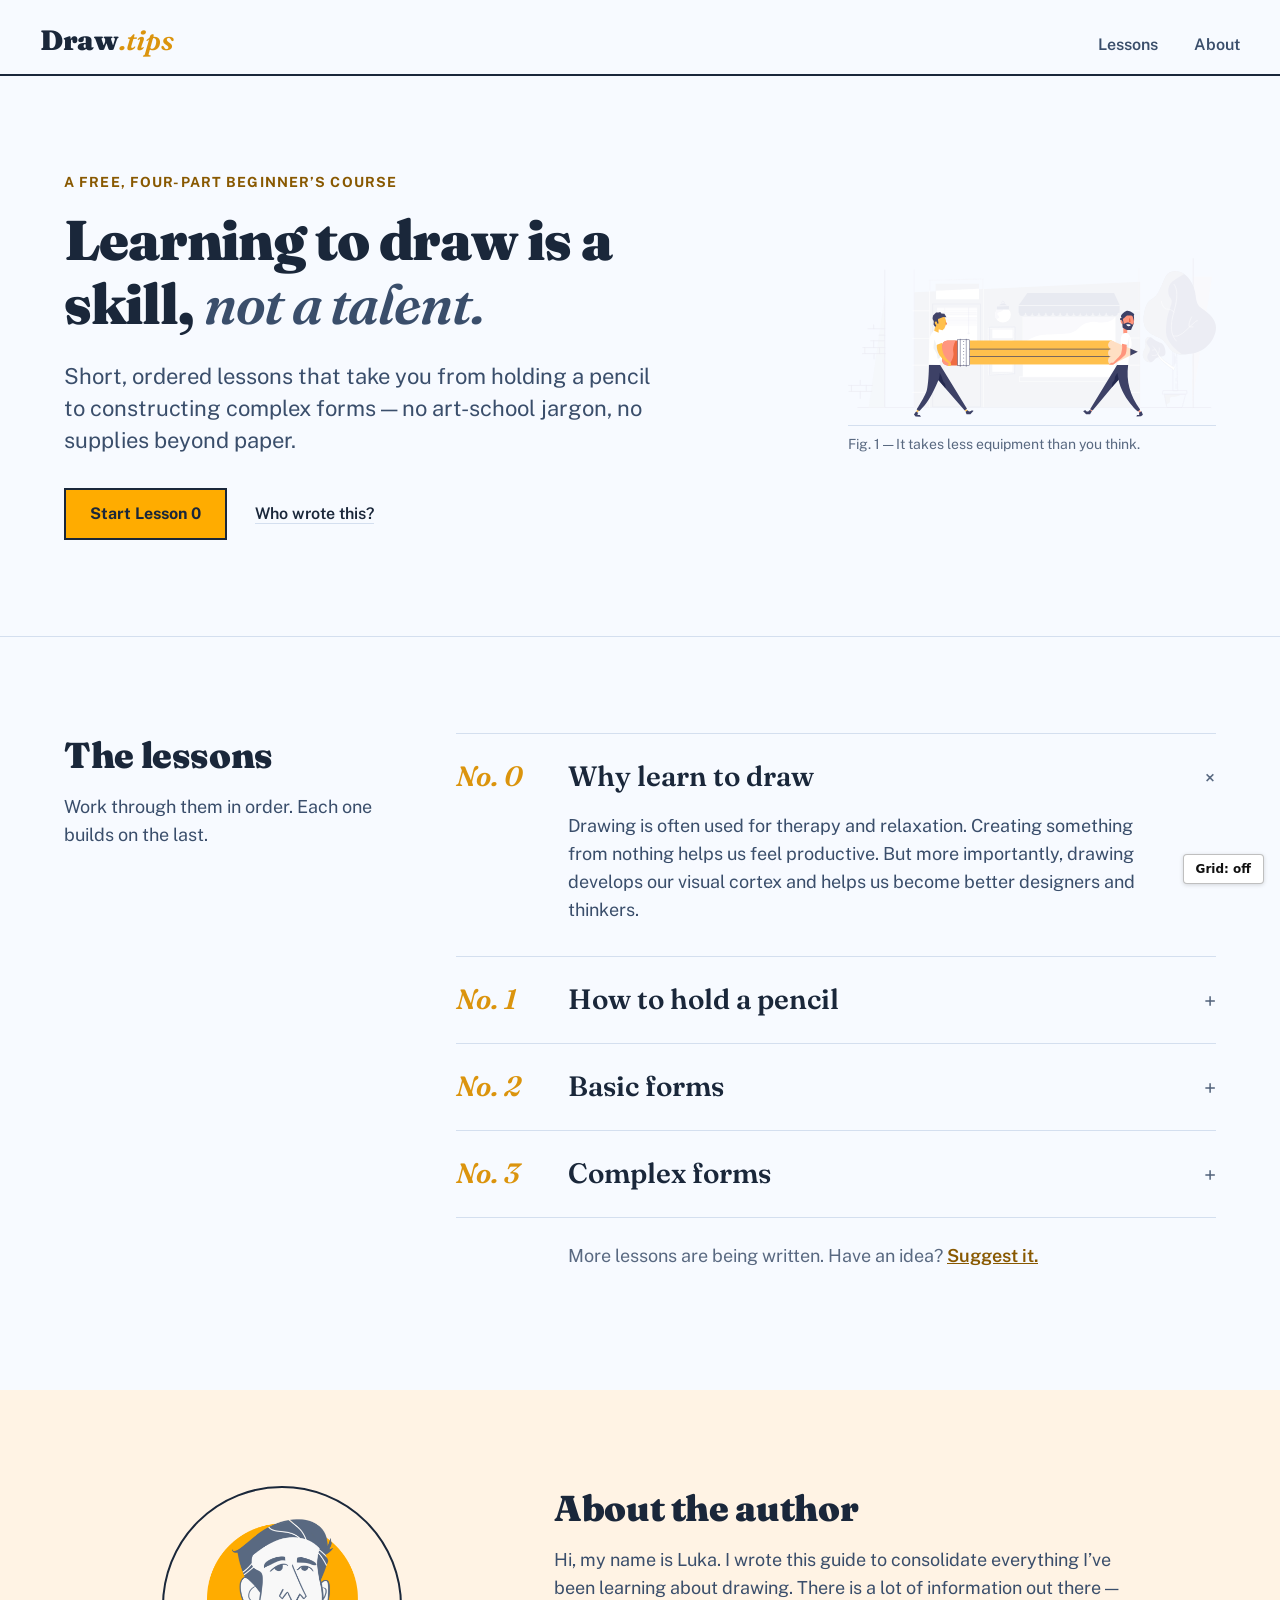
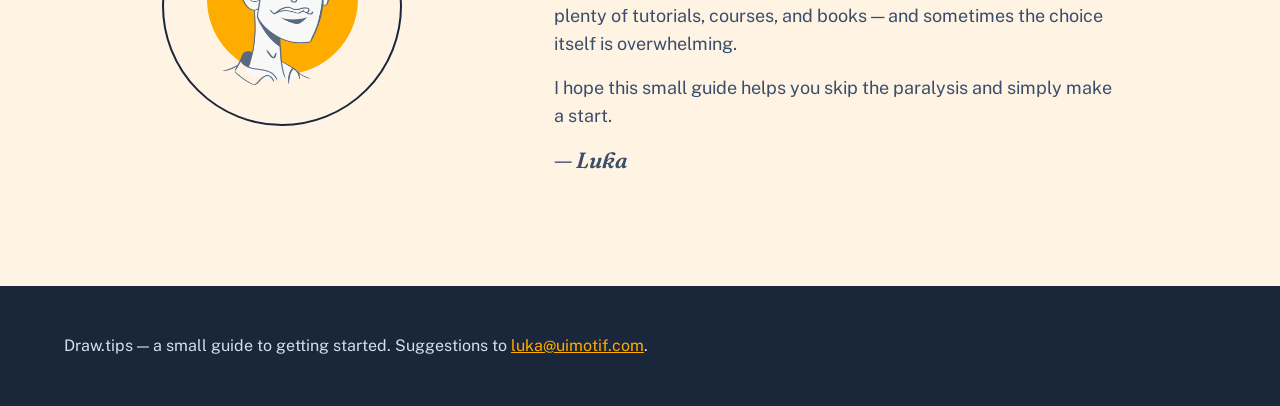
<file: design-research/options/option-a-atelier.html>
<!DOCTYPE html>
<html lang="en">
<head>
  <meta charset="UTF-8">
  <meta name="viewport" content="width=device-width, initial-scale=1.0">
  <title>Draw.tips — Option A: The Atelier (editorial)</title>
  <link rel="stylesheet" href="fonts-a.css">
  <style>
    /* ============================================================
       OPTION A — "THE ATELIER"
       Editorial, print-workbook feel. Left-aligned, asymmetric.
       Type: Fraunces (display serif) + Public Sans (text).
       Scale: 1.25 major third, base 18px, line-heights ÷4.
       Grid: 12 col / 24px gutters / 1152px content + 24px margins.
       Spacing: 8px system — sections at 96px, groups at 48.
       Amber spent only on: primary CTA, lesson numbers, one rule.
       No cards, no shadows, no gradients, no centered hero.
       ============================================================ */
    :root {
      --ink: #1A273A;
      --slate-700: #3A4E6B;
      --slate-500: #596981;
      --slate-200: #D4DFEF;
      --slate-100: #EAF1FA;
      --slate-50: #F7FAFF;
      --amber-500: #FFAC00;
      --amber-600: #DB940D;
      --amber-800: #885800;
      --amber-50: #FFF3E4;
      --white: #FFFFFF;
      --go-max: 1200px; --go-margin: 24px; --go-gutter: 24px; /* grid overlay */
    }
    * { margin: 0; padding: 0; box-sizing: border-box; }
    body {
      background: var(--slate-50);
      color: var(--ink);
      font-family: 'Public Sans', 'Helvetica Neue', Arial, sans-serif;
      font-size: 18px;
      line-height: 28px;
    }
    .container {
      max-width: 1200px;
      margin: 0 auto;
      padding: 0 24px;
    }
    .grid {
      display: grid;
      grid-template-columns: repeat(12, 1fr);
      gap: 24px;
    }

    /* ---------- header : full-width rule under masthead ---------- */
    header { border-bottom: 2px solid var(--ink); }
    .masthead {
      display: flex;
      align-items: baseline;
      justify-content: space-between;
      padding: 24px 0 16px;
    }
    .wordmark {
      font-family: 'Fraunces', Georgia, serif;
      font-weight: 900;
      font-size: 28px;
      line-height: 32px;
      letter-spacing: -0.01em;
      text-decoration: none;
      color: var(--ink);
    }
    .wordmark span { color: var(--amber-600); font-style: italic; font-weight: 600; }
    .masthead nav a {
      font-size: 16px;
      line-height: 24px;
      font-weight: 600;
      color: var(--slate-700);
      text-decoration: none;
      margin-left: 32px;
      border-bottom: 2px solid transparent;
      padding-bottom: 2px;
    }
    .masthead nav a:hover { color: var(--ink); border-bottom-color: var(--amber-500); }

    /* ---------- hero : asymmetric 7/5 split, left aligned ---------- */
    .hero { padding: 96px 0; border-bottom: 1px solid var(--slate-200); }
    .hero-copy { grid-column: 1 / span 7; align-self: center; }
    .hero-art { grid-column: 9 / span 4; align-self: center; }
    .kicker {
      font-size: 14px;
      line-height: 20px;
      font-weight: 700;
      letter-spacing: 0.08em;
      text-transform: uppercase;
      color: var(--amber-800);
      margin-bottom: 16px;
    }
    h1 {
      font-family: 'Fraunces', Georgia, serif;
      font-weight: 900;
      font-size: clamp(2.25rem, 1.5rem + 3vw, 3.5rem); /* 36 -> 56 */
      line-height: 1.14;
      letter-spacing: -0.02em;
      max-width: 14ch;
      margin-bottom: 24px;
    }
    h1 em { font-style: italic; font-weight: 600; color: var(--slate-700); }
    .lede {
      font-size: 22px;
      line-height: 32px;
      color: var(--slate-700);
      max-width: 46ch;
      margin-bottom: 32px;
    }
    .btn {
      display: inline-block;
      background: var(--amber-500);
      color: var(--ink);
      font-weight: 700;
      font-size: 16px;
      line-height: 24px;
      padding: 12px 24px;
      text-decoration: none;
      border: 2px solid var(--ink);
    }
    .btn:hover { background: var(--amber-600); }
    .btn-ghost {
      display: inline-block;
      color: var(--ink);
      font-weight: 600;
      font-size: 16px;
      line-height: 24px;
      padding: 12px 8px;
      margin-left: 16px;
      text-decoration: underline;
      text-decoration-color: var(--slate-200);
      text-underline-offset: 4px;
    }
    .btn-ghost:hover { text-decoration-color: var(--amber-500); }
    .hero-art img { width: 100%; height: auto; display: block; }
    .hero-art figcaption {
      font-size: 14px;
      line-height: 20px;
      color: var(--slate-500);
      margin-top: 8px;
      border-top: 1px solid var(--slate-200);
      padding-top: 8px;
    }

    /* ---------- lessons : a syllabus, not cards ---------- */
    .syllabus { padding: 96px 0; }
    .syllabus-head { grid-column: 1 / span 4; }
    .syllabus-list { grid-column: 5 / span 8; }
    h2 {
      font-family: 'Fraunces', Georgia, serif;
      font-weight: 900;
      font-size: 36px;
      line-height: 44px;
      letter-spacing: -0.01em;
      margin-bottom: 16px;
    }
    .syllabus-head p { color: var(--slate-700); max-width: 30ch; }
    .lesson {
      border-top: 1px solid var(--slate-200);
      padding: 24px 0;
    }
    .lesson:last-of-type { border-bottom: 1px solid var(--slate-200); }
    .lesson summary {
      display: grid;
      grid-template-columns: 88px 1fr 24px;
      gap: 24px;
      align-items: baseline;
      cursor: pointer;
      list-style: none;
    }
    .lesson summary::-webkit-details-marker { display: none; }
    .lesson-no {
      font-family: 'Fraunces', Georgia, serif;
      font-weight: 600;
      font-style: italic;
      font-size: 28px;
      line-height: 36px;
      color: var(--amber-600);
      white-space: nowrap;
    }
    .lesson h3 {
      font-family: 'Fraunces', Georgia, serif;
      font-weight: 600;
      font-size: 28px;
      line-height: 36px;
    }
    .lesson .marker {
      font-size: 22px;
      line-height: 36px;
      color: var(--slate-500);
      justify-self: end;
      transition: transform 0.15s ease-out;
    }
    .lesson[open] .marker { transform: rotate(45deg); }
    .lesson-body {
      grid-column: 2;
      max-width: 65ch;
      color: var(--slate-700);
      padding: 16px 0 8px 112px;
    }
    .lesson-soon {
      padding: 24px 0 24px 112px;
      color: var(--slate-500);
    }
    .lesson-soon a { color: var(--amber-800); font-weight: 600; }

    /* ---------- about : side-by-side, warm panel ---------- */
    .about { background: var(--amber-50); padding: 96px 0; }
    .about-art { grid-column: 2 / span 3; align-self: start; }
    .about-copy { grid-column: 6 / span 6; }
    .about-art img {
      width: 100%; max-width: 240px; height: auto; display: block;
      border: 2px solid var(--ink);
      border-radius: 50%;
    }
    .about-copy p { color: var(--slate-700); max-width: 60ch; margin-bottom: 16px; }
    .signature {
      font-family: 'Fraunces', Georgia, serif;
      font-style: italic;
      font-weight: 600;
      font-size: 22px;
      line-height: 28px;
      color: var(--ink);
    }

    footer {
      background: var(--ink);
      color: var(--slate-200);
      padding: 48px 0;
      font-size: 16px;
      line-height: 24px;
    }
    footer a { color: var(--amber-500); }

    @media (max-width: 900px) {
      .hero-copy, .hero-art, .syllabus-head, .syllabus-list, .about-copy { grid-column: 1 / -1; }
      .hero-art { margin-top: 48px; max-width: 320px; }
      .about-art { grid-column: 1 / -1; margin-bottom: 32px; }
      .syllabus-head { margin-bottom: 48px; }
      .hero, .syllabus, .about { padding: 64px 0; }
      .lesson summary { grid-template-columns: 48px 1fr 24px; gap: 16px; }
      .lesson-body, .lesson-soon { padding-left: 64px; }
      .lesson h3, .lesson-no { font-size: 22px; line-height: 28px; }
    }
  </style>
</head>
<body>

  <header>
    <div class="container masthead">
      <a class="wordmark" href="#">Draw<span>.tips</span></a>
      <nav>
        <a href="#lessons">Lessons</a>
        <a href="#about">About</a>
      </nav>
    </div>
  </header>

  <section class="hero">
    <div class="container grid">
      <div class="hero-copy">
        <p class="kicker">A free, four-part beginner&rsquo;s course</p>
        <h1>Learning to draw is a skill, <em>not a talent.</em></h1>
        <p class="lede">Short, ordered lessons that take you from holding a pencil to constructing complex forms &mdash; no art-school jargon, no supplies beyond paper.</p>
        <a class="btn" href="#lessons">Start Lesson 0</a>
        <a class="btn-ghost" href="#about">Who wrote this?</a>
      </div>
      <figure class="hero-art">
        <img src="../../img/pencils_illustration.svg" alt="Two people carrying a giant pencil">
        <figcaption>Fig. 1 &mdash; It takes less equipment than you think.</figcaption>
      </figure>
    </div>
  </section>

  <section class="syllabus" id="lessons">
    <div class="container grid">
      <div class="syllabus-head">
        <h2>The lessons</h2>
        <p>Work through them in order. Each one builds on the last.</p>
      </div>
      <div class="syllabus-list">
        <details class="lesson" open>
          <summary><span class="lesson-no">No. 0</span><h3>Why learn to draw</h3><span class="marker">+</span></summary>
          <p class="lesson-body">Drawing is often used for therapy and relaxation. Creating something from nothing helps us feel productive. But more importantly, drawing develops our visual cortex and helps us become better designers and thinkers.</p>
        </details>
        <details class="lesson">
          <summary><span class="lesson-no">No. 1</span><h3>How to hold a pencil</h3><span class="marker">+</span></summary>
          <p class="lesson-body">The tripod grip, the overhand grip, and when to use each.</p>
        </details>
        <details class="lesson">
          <summary><span class="lesson-no">No. 2</span><h3>Basic forms</h3><span class="marker">+</span></summary>
          <p class="lesson-body">Spheres, cubes, and cylinders &mdash; the alphabet of everything you will ever draw.</p>
        </details>
        <details class="lesson">
          <summary><span class="lesson-no">No. 3</span><h3>Complex forms</h3><span class="marker">+</span></summary>
          <p class="lesson-body">Combining basic forms into believable objects.</p>
        </details>
        <p class="lesson-soon">More lessons are being written. Have an idea? <a href="mailto:luka@uimotif.com">Suggest it.</a></p>
      </div>
    </div>
  </section>

  <section class="about" id="about">
    <div class="container grid">
      <div class="about-art">
        <img src="../../img/avatar.png" alt="Illustrated portrait of Luka" width="240" height="240">
      </div>
      <div class="about-copy">
        <h2>About the author</h2>
        <p>Hi, my name is Luka. I wrote this guide to consolidate everything I&rsquo;ve been learning about drawing. There is a lot of information out there &mdash; plenty of tutorials, courses, and books &mdash; and sometimes the choice itself is overwhelming.</p>
        <p>I hope this small guide helps you skip the paralysis and simply make a start.</p>
        <p class="signature">&mdash; Luka</p>
      </div>
    </div>
  </section>

  <footer>
    <div class="container">
      <p>Draw.tips &mdash; a small guide to getting started. Suggestions to <a href="mailto:luka@uimotif.com">luka@uimotif.com</a>.</p>
    </div>
  </footer>

  <script src="grid-overlay.js"></script>
</body>
</html>
</file>
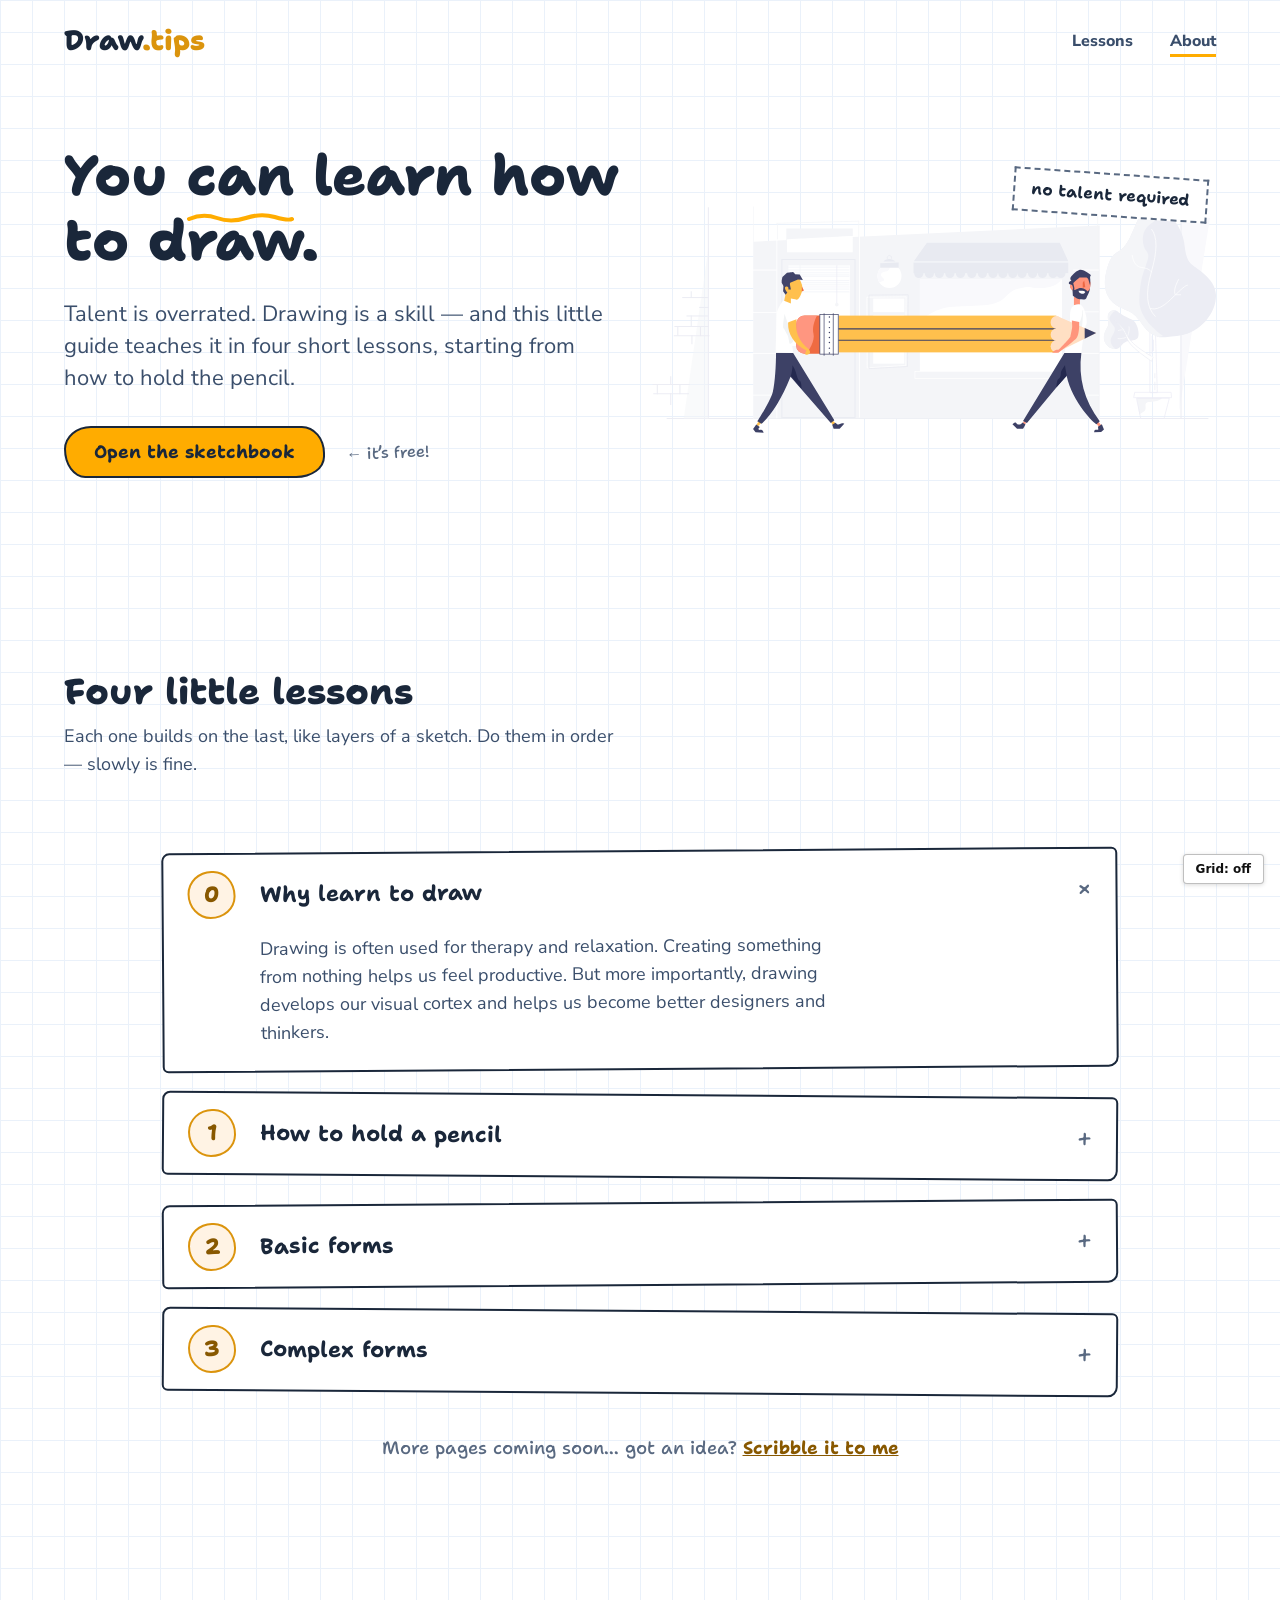
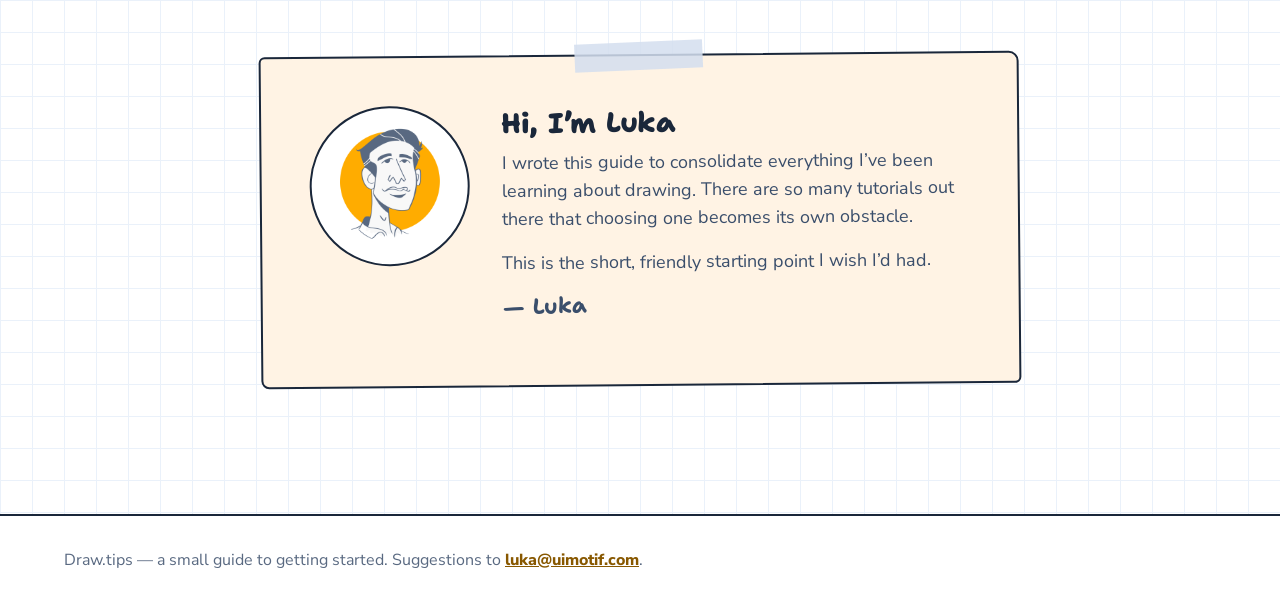
<file: design-research/options/option-b-sketchbook.html>
<!DOCTYPE html>
<html lang="en">
<head>
  <meta charset="UTF-8">
  <meta name="viewport" content="width=device-width, initial-scale=1.0">
  <title>Draw.tips — Option B: The Sketchbook (playful hand-drawn)</title>
  <link rel="stylesheet" href="fonts-b.css">
  <style>
    /* ============================================================
       OPTION B — "THE SKETCHBOOK"
       Craft-material metaphors: graph paper, ink, pencil marks.
       Refs: Victoria Lavine (notebook paper), Root Square
       (illustrated education), Atoms (one doodle per section),
       Creator Startup Cohort (numbered curriculum + arrows).
       Type: Shantell Sans (display) + Nunito Sans (text).
       Scale: 1.25, base 18px. Graph squares 32px = 4 x 8px grid.
       Amber = pencil accents + CTA only. No shadows, no gradients.
       ============================================================ */
    :root {
      --ink: #1A273A;
      --slate-700: #3A4E6B;
      --slate-500: #596981;
      --slate-200: #D4DFEF;
      --slate-100: #EAF1FA;
      --paper: #FFFFFF;
      --amber-500: #FFAC00;
      --amber-600: #DB940D;
      --amber-800: #885800;
      --amber-50: #FFF3E4;
      --go-max: 1200px; --go-margin: 24px; --go-gutter: 24px;
    }
    * { margin: 0; padding: 0; box-sizing: border-box; }
    body {
      /* graph paper: 32px squares (4 x 8px baseline) */
      background-color: var(--paper);
      background-image:
        linear-gradient(to right, var(--slate-100) 1px, transparent 1px),
        linear-gradient(to bottom, var(--slate-100) 1px, transparent 1px);
      background-size: 32px 32px;
      color: var(--ink);
      font-family: 'Nunito Sans', 'Helvetica Neue', Arial, sans-serif;
      font-size: 18px;
      line-height: 28px;
    }
    .container { max-width: 1200px; margin: 0 auto; padding: 0 24px; }
    .grid { display: grid; grid-template-columns: repeat(12, 1fr); gap: 24px; }
    .display { font-family: 'Shantell Sans', 'Comic Sans MS', cursive; }

    /* ---------- header ---------- */
    header { padding: 24px 0; }
    .masthead { display: flex; align-items: center; justify-content: space-between; }
    .wordmark {
      font-family: 'Shantell Sans', cursive;
      font-weight: 800;
      font-size: 28px;
      line-height: 32px;
      color: var(--ink);
      text-decoration: none;
    }
    .wordmark span { color: var(--amber-600); }
    .masthead nav a {
      font-weight: 800;
      font-size: 16px;
      line-height: 24px;
      color: var(--slate-700);
      text-decoration: none;
      margin-left: 32px;
    }
    .masthead nav a:hover { color: var(--ink); }
    .masthead nav a.pencil-link { border-bottom: 3px solid var(--amber-500); padding-bottom: 2px; }

    /* ---------- hero ---------- */
    .hero { padding: 64px 0 96px; }
    .hero-copy { grid-column: 1 / span 6; align-self: center; }
    .hero-art { grid-column: 7 / span 6; align-self: center; position: relative; }
    h1 {
      font-family: 'Shantell Sans', cursive;
      font-weight: 800;
      font-size: clamp(2.25rem, 1.5rem + 3vw, 3.5rem);
      line-height: 1.16;
      margin-bottom: 24px;
      max-width: 15ch;
    }
    .squiggle {
      position: relative;
      white-space: nowrap;
    }
    .squiggle svg {
      position: absolute;
      left: 0; bottom: -10px;
      width: 100%; height: 12px;
    }
    .lede {
      font-size: 22px;
      line-height: 32px;
      color: var(--slate-700);
      max-width: 42ch;
      margin-bottom: 32px;
    }
    .btn {
      display: inline-block;
      font-family: 'Shantell Sans', cursive;
      font-weight: 700;
      font-size: 18px;
      line-height: 24px;
      background: var(--amber-500);
      color: var(--ink);
      padding: 12px 28px;
      border: 2px solid var(--ink);
      border-radius: 28px 24px 30px 22px / 24px 28px 22px 30px; /* wobbly, hand-cut */
      text-decoration: none;
    }
    .btn:hover { background: var(--amber-600); }
    .hint {
      display: inline-block;
      font-family: 'Shantell Sans', cursive;
      font-weight: 500;
      font-size: 16px;
      line-height: 24px;
      color: var(--slate-500);
      margin-left: 16px;
      transform: rotate(-2deg);
    }
    .hero-art img { width: 100%; height: auto; display: block; }
    .sticker {
      position: absolute;
      top: -16px; right: 8px;
      font-family: 'Shantell Sans', cursive;
      font-weight: 700;
      font-size: 16px;
      line-height: 24px;
      background: var(--paper);
      color: var(--ink);
      border: 2px dashed var(--slate-500);
      padding: 8px 16px;
      transform: rotate(4deg);
    }

    /* ---------- lessons : sketchbook pages ---------- */
    .lessons { padding: 96px 0; }
    .lessons-head { grid-column: 1 / span 12; margin-bottom: 48px; }
    h2 {
      font-family: 'Shantell Sans', cursive;
      font-weight: 800;
      font-size: 36px;
      line-height: 44px;
      margin-bottom: 8px;
    }
    .lessons-head p { color: var(--slate-700); max-width: 50ch; }
    .lesson-stack { grid-column: 2 / span 10; }
    .lesson {
      background: var(--paper);
      border: 2px solid var(--ink);
      border-radius: 8px 6px 10px 6px;
      margin-bottom: 24px;
    }
    .lesson:nth-child(odd)  { transform: rotate(-0.4deg); }
    .lesson:nth-child(even) { transform: rotate(0.4deg); }
    .lesson summary {
      display: flex;
      align-items: center;
      gap: 24px;
      padding: 16px 24px;
      cursor: pointer;
      list-style: none;
    }
    .lesson summary::-webkit-details-marker { display: none; }
    .lesson-badge {
      flex: none;
      width: 48px; height: 48px;
      display: grid;
      place-items: center;
      font-family: 'Shantell Sans', cursive;
      font-weight: 800;
      font-size: 22px;
      background: var(--amber-50);
      color: var(--amber-800);
      border: 2px solid var(--amber-600);
      border-radius: 50% 46% 52% 48% / 48% 52% 46% 52%;
    }
    .lesson h3 {
      font-family: 'Shantell Sans', cursive;
      font-weight: 700;
      font-size: 22px;
      line-height: 28px;
      flex: 1;
    }
    .lesson .marker {
      font-family: 'Shantell Sans', cursive;
      font-size: 22px;
      color: var(--slate-500);
    }
    .lesson[open] .marker { transform: rotate(45deg); }
    .lesson-body {
      padding: 0 24px 24px 96px;
      color: var(--slate-700);
      max-width: 65ch;
    }
    .lesson-soon {
      font-family: 'Shantell Sans', cursive;
      font-weight: 500;
      text-align: center;
      color: var(--slate-500);
      padding: 16px 24px 0;
    }
    .lesson-soon a { color: var(--amber-800); font-weight: 700; }

    /* ---------- about : taped-on note card ---------- */
    .about { padding: 96px 0 128px; }
    .about-card {
      grid-column: 3 / span 8;
      position: relative;
      background: var(--amber-50);
      border: 2px solid var(--ink);
      border-radius: 6px 10px 6px 8px;
      padding: 48px;
      display: grid;
      grid-template-columns: 160px 1fr;
      gap: 32px;
      align-items: start;
      transform: rotate(-0.5deg);
    }
    .tape {
      position: absolute;
      top: -14px; left: 50%;
      width: 128px; height: 28px;
      margin-left: -64px;
      background: var(--slate-200);
      opacity: 0.85;
      transform: rotate(-2deg);
    }
    .about-card img {
      width: 160px; height: 160px;
      border-radius: 50%;
      border: 2px solid var(--ink);
      background: var(--paper);
    }
    .about-card h2 { font-size: 28px; line-height: 36px; }
    .about-card p { color: var(--slate-700); margin-bottom: 16px; }
    .signature {
      font-family: 'Shantell Sans', cursive;
      font-weight: 700;
      font-size: 22px;
      line-height: 28px;
      transform: rotate(-1.5deg);
      display: inline-block;
    }

    footer {
      border-top: 2px solid var(--ink);
      background: var(--paper);
      padding: 32px 0;
      font-size: 16px;
      line-height: 24px;
      color: var(--slate-500);
    }
    footer a { color: var(--amber-800); font-weight: 700; }

    @media (max-width: 900px) {
      .hero-copy, .hero-art, .lesson-stack { grid-column: 1 / -1; }
      .hero-art { margin-top: 48px; max-width: 420px; }
      .hero, .lessons { padding: 48px 0 64px; }
      .about { padding: 64px 0; }
      .about-card { grid-column: 1 / -1; grid-template-columns: 1fr; padding: 32px 24px; }
      .lesson-body { padding-left: 24px; }
    }
  </style>
</head>
<body>

  <header>
    <div class="container masthead">
      <a class="wordmark" href="#">Draw<span>.tips</span></a>
      <nav>
        <a href="#lessons">Lessons</a>
        <a class="pencil-link" href="#about">About</a>
      </nav>
    </div>
  </header>

  <section class="hero">
    <div class="container grid">
      <div class="hero-copy">
        <h1>You <span class="squiggle">can<svg viewBox="0 0 100 12" preserveAspectRatio="none"><path d="M2 8 Q 15 2, 28 7 T 55 7 T 82 6 T 98 8" fill="none" stroke="#FFAC00" stroke-width="4" stroke-linecap="round"/></svg></span> learn how to draw.</h1>
        <p class="lede">Talent is overrated. Drawing is a skill &mdash; and this little guide teaches it in four short lessons, starting from how to hold the pencil.</p>
        <a class="btn" href="#lessons">Open the sketchbook</a>
        <span class="hint">&larr; it&rsquo;s free!</span>
      </div>
      <div class="hero-art">
        <span class="sticker">no talent required</span>
        <img src="../../img/pencils_illustration.svg" alt="Two people carrying a giant pencil">
      </div>
    </div>
  </section>

  <section class="lessons" id="lessons">
    <div class="container grid">
      <div class="lessons-head">
        <h2>Four little lessons</h2>
        <p>Each one builds on the last, like layers of a sketch. Do them in order &mdash; slowly is fine.</p>
      </div>
      <div class="lesson-stack">
        <details class="lesson" open>
          <summary><span class="lesson-badge">0</span><h3>Why learn to draw</h3><span class="marker">+</span></summary>
          <p class="lesson-body">Drawing is often used for therapy and relaxation. Creating something from nothing helps us feel productive. But more importantly, drawing develops our visual cortex and helps us become better designers and thinkers.</p>
        </details>
        <details class="lesson">
          <summary><span class="lesson-badge">1</span><h3>How to hold a pencil</h3><span class="marker">+</span></summary>
          <p class="lesson-body">The tripod grip, the overhand grip, and when to use each.</p>
        </details>
        <details class="lesson">
          <summary><span class="lesson-badge">2</span><h3>Basic forms</h3><span class="marker">+</span></summary>
          <p class="lesson-body">Spheres, cubes, and cylinders &mdash; the alphabet of everything you will ever draw.</p>
        </details>
        <details class="lesson">
          <summary><span class="lesson-badge">3</span><h3>Complex forms</h3><span class="marker">+</span></summary>
          <p class="lesson-body">Combining basic forms into believable objects.</p>
        </details>
        <p class="lesson-soon">More pages coming soon&hellip; got an idea? <a href="mailto:luka@uimotif.com">Scribble it to me</a></p>
      </div>
    </div>
  </section>

  <section class="about" id="about">
    <div class="container grid">
      <div class="about-card">
        <span class="tape"></span>
        <img src="../../img/avatar.png" alt="Illustrated portrait of Luka" width="160" height="160">
        <div>
          <h2>Hi, I&rsquo;m Luka</h2>
          <p>I wrote this guide to consolidate everything I&rsquo;ve been learning about drawing. There are so many tutorials out there that choosing one becomes its own obstacle.</p>
          <p>This is the short, friendly starting point I wish I&rsquo;d had.</p>
          <p class="signature">&mdash; Luka</p>
        </div>
      </div>
    </div>
  </section>

  <footer>
    <div class="container">
      <p>Draw.tips &mdash; a small guide to getting started. Suggestions to <a href="mailto:luka@uimotif.com">luka@uimotif.com</a>.</p>
    </div>
  </footer>

  <script src="grid-overlay.js"></script>
</body>
</html>
</file>
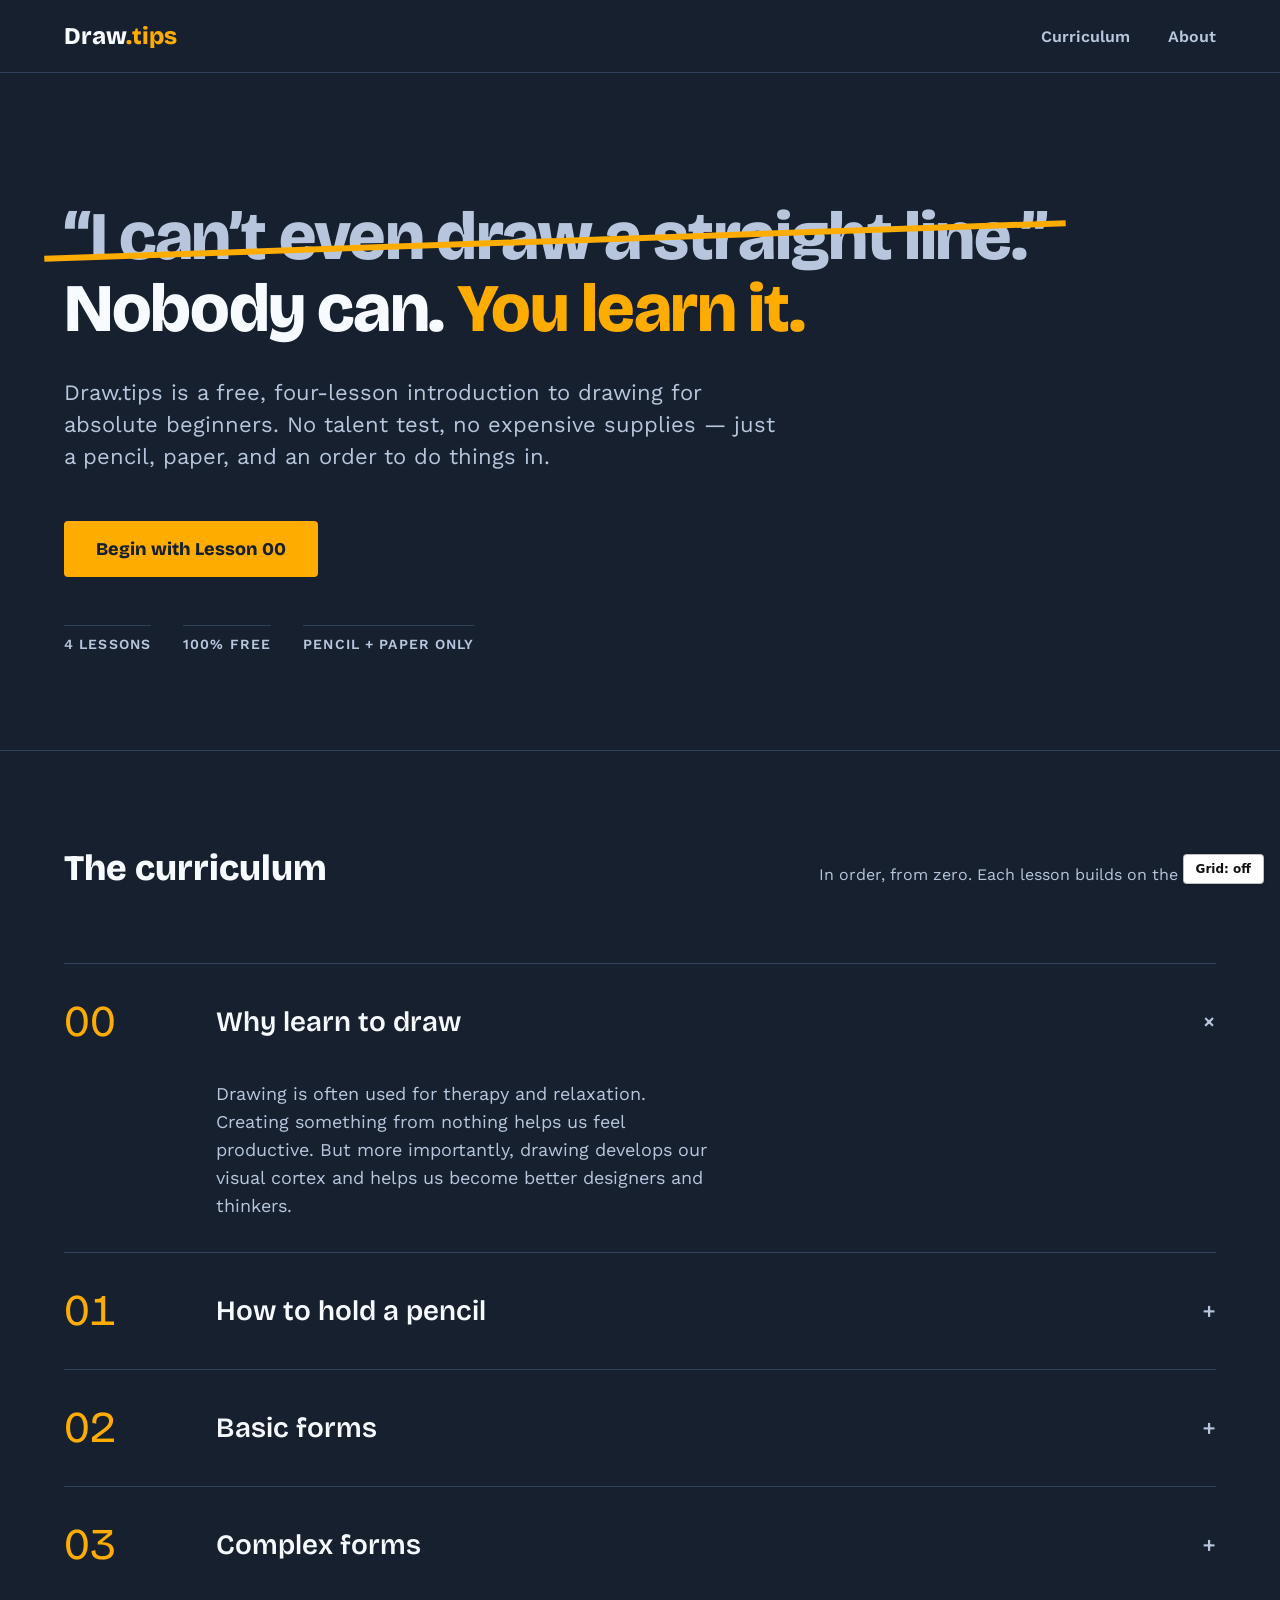
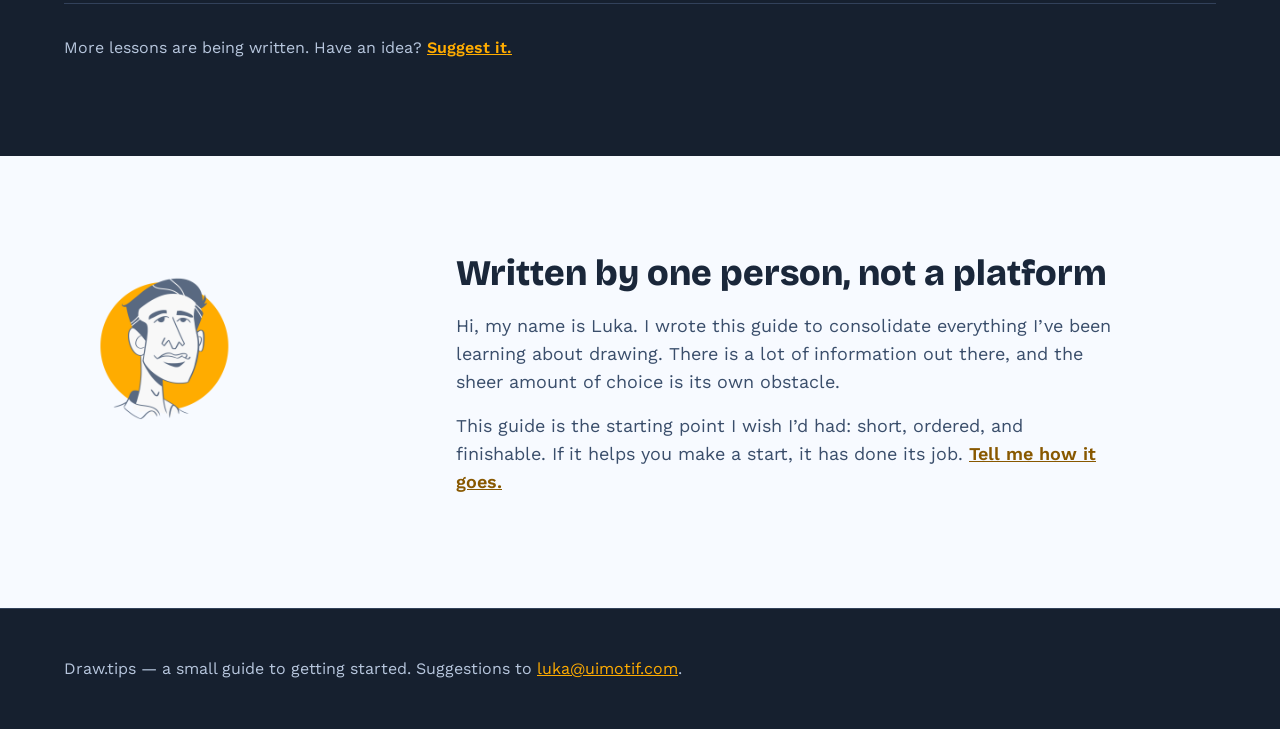
<file: design-research/options/option-c-nightclass.html>
<!DOCTYPE html>
<html lang="en">
<head>
  <meta charset="UTF-8">
  <meta name="viewport" content="width=device-width, initial-scale=1.0">
  <title>Draw.tips — Option C: The Night Class (bold poster)</title>
  <link rel="stylesheet" href="fonts-c.css">
  <style>
    /* ============================================================
       OPTION C — "THE NIGHT CLASS"
       Two-color discipline a la Database School: one deep ground,
       one warm accent, conversational manifesto, big numbered
       curriculum (00-03) as the centerpiece.
       Type: Bricolage Grotesque (display) + Work Sans (text).
       FLAT dark - no radial glow, no gradients, no glassmorphism,
       no shadows. Poster-scale type does the work.
       Scale: 1.25 base 18, display pushed to 1.25^6 = 69 -> 68px.
       ============================================================ */
    :root {
      --ink: #16202F;        /* ground, one step deeper than ink text tone */
      --ink-2: #1A273A;      /* raised panels */
      --line: #32415A;       /* hairlines on dark (decorative) */
      --paper: #F7FAFF;
      --slate-200: #D4DFEF;  /* body text on dark: 11.5:1 on ink */
      --slate-300: #B7C6DD;  /* secondary text on dark */
      --amber-500: #FFAC00;  /* 8.0:1 on ink - safe even for small text */
      --amber-600: #DB940D;
      --go-max: 1200px; --go-margin: 24px; --go-gutter: 24px;
    }
    * { margin: 0; padding: 0; box-sizing: border-box; }
    body {
      background: var(--ink);
      color: var(--slate-200);
      font-family: 'Work Sans', 'Helvetica Neue', Arial, sans-serif;
      font-size: 18px;
      line-height: 28px;
    }
    .container { max-width: 1200px; margin: 0 auto; padding: 0 24px; }
    .grid { display: grid; grid-template-columns: repeat(12, 1fr); gap: 24px; }

    /* ---------- header ---------- */
    header { border-bottom: 1px solid var(--line); }
    .masthead { display: flex; align-items: center; justify-content: space-between; height: 72px; }
    .wordmark {
      font-family: 'Bricolage Grotesque', 'Helvetica Neue', sans-serif;
      font-weight: 800;
      font-size: 24px;
      line-height: 32px;
      color: var(--paper);
      text-decoration: none;
    }
    .wordmark span { color: var(--amber-500); }
    .masthead nav a {
      font-size: 16px;
      line-height: 24px;
      font-weight: 600;
      color: var(--slate-300);
      text-decoration: none;
      margin-left: 32px;
    }
    .masthead nav a:hover { color: var(--amber-500); }

    /* ---------- hero : poster type, left aligned ---------- */
    .hero { padding: 128px 0 96px; }
    .hero-inner { grid-column: 1 / span 10; }
    h1 {
      font-family: 'Bricolage Grotesque', 'Helvetica Neue', sans-serif;
      font-weight: 800;
      font-size: clamp(2.5rem, 1.5rem + 4.5vw, 4.25rem); /* 40 -> 68 */
      line-height: 1.06;
      letter-spacing: -0.02em;
      color: var(--paper);
      max-width: 18ch;
      margin-bottom: 32px;
    }
    h1 .strike { position: relative; white-space: nowrap; color: var(--slate-300); }
    h1 .strike::after {
      content: "";
      position: absolute;
      left: -2%; right: -2%;
      top: 52%;
      height: 6px;
      background: var(--amber-500);
      transform: rotate(-2deg);
    }
    h1 .amber { color: var(--amber-500); }
    .lede {
      font-size: 22px;
      line-height: 32px;
      color: var(--slate-300);
      max-width: 52ch;
      margin-bottom: 48px;
    }
    .btn {
      display: inline-block;
      background: var(--amber-500);
      color: var(--ink);
      font-family: 'Bricolage Grotesque', sans-serif;
      font-weight: 800;
      font-size: 18px;
      line-height: 24px;
      padding: 16px 32px;
      border-radius: 4px;
      text-decoration: none;
    }
    .btn:hover { background: var(--amber-600); }
    .meta-row {
      display: flex;
      gap: 32px;
      margin-top: 48px;
      font-size: 14px;
      line-height: 20px;
      letter-spacing: 0.08em;
      text-transform: uppercase;
      font-weight: 600;
      color: var(--slate-300);
    }
    .meta-row span { border-top: 1px solid var(--line); padding-top: 8px; }

    /* ---------- curriculum : oversized numbered rows ---------- */
    .curriculum { padding: 96px 0; border-top: 1px solid var(--line); }
    .curriculum-head { grid-column: 1 / span 12; margin-bottom: 48px; display: flex; align-items: baseline; justify-content: space-between; flex-wrap: wrap; gap: 8px; }
    h2 {
      font-family: 'Bricolage Grotesque', sans-serif;
      font-weight: 800;
      font-size: 36px;
      line-height: 44px;
      color: var(--paper);
    }
    .curriculum-head p { color: var(--slate-300); font-size: 16px; line-height: 24px; }
    .lesson-rows { grid-column: 1 / span 12; }
    .lesson {
      border-top: 1px solid var(--line);
    }
    .lesson:last-of-type { border-bottom: 1px solid var(--line); }
    .lesson summary {
      display: grid;
      grid-template-columns: 128px 1fr 48px;
      gap: 24px;
      align-items: center;
      padding: 32px 0;
      cursor: pointer;
      list-style: none;
    }
    .lesson summary::-webkit-details-marker { display: none; }
    .lesson summary:hover h3 { color: var(--amber-500); }
    .lesson-no {
      font-family: 'Bricolage Grotesque', sans-serif;
      font-weight: 400;
      font-size: 44px;
      line-height: 52px;
      color: var(--amber-500);
      font-variant-numeric: tabular-nums;
    }
    .lesson h3 {
      font-family: 'Bricolage Grotesque', sans-serif;
      font-weight: 600;
      font-size: clamp(1.375rem, 1rem + 1.5vw, 1.75rem); /* 22 -> 28 */
      line-height: 1.3;
      color: var(--paper);
    }
    .lesson .marker {
      font-family: 'Bricolage Grotesque', sans-serif;
      font-size: 28px;
      color: var(--slate-300);
      justify-self: end;
    }
    .lesson[open] .marker { transform: rotate(45deg); }
    .lesson-body {
      max-width: 60ch;
      color: var(--slate-300);
      padding: 0 0 32px 152px;
    }
    .lesson-soon {
      padding: 32px 0 0;
      color: var(--slate-300);
      font-size: 16px;
      line-height: 24px;
    }
    .lesson-soon a { color: var(--amber-500); font-weight: 600; }

    /* ---------- about : light break section ---------- */
    .about { background: var(--paper); color: var(--ink-2); padding: 96px 0; }
    .about-art { grid-column: 1 / span 3; }
    .about-copy { grid-column: 5 / span 7; }
    .about-art img {
      width: 100%; max-width: 200px; height: auto;
      border-radius: 4px;
      display: block;
    }
    .about h2 { color: var(--ink-2); margin-bottom: 16px; }
    .about p { color: #3A4E6B; max-width: 60ch; margin-bottom: 16px; }
    .about .amber-link { color: #885800; font-weight: 600; }

    footer { padding: 48px 0; font-size: 16px; line-height: 24px; color: var(--slate-300); border-top: 1px solid var(--line); }
    footer a { color: var(--amber-500); }

    @media (max-width: 900px) {
      .hero { padding: 64px 0; }
      .hero-inner, .about-copy { grid-column: 1 / -1; }
      .about-art { grid-column: 1 / -1; margin-bottom: 32px; }
      .curriculum, .about { padding: 64px 0; }
      .lesson summary { grid-template-columns: 72px 1fr 32px; gap: 16px; padding: 24px 0; }
      .lesson-no { font-size: 28px; line-height: 36px; }
      .lesson-body { padding-left: 88px; }
      .meta-row { flex-wrap: wrap; gap: 16px; }
    }
  </style>
</head>
<body>

  <header>
    <div class="container masthead">
      <a class="wordmark" href="#">Draw<span>.tips</span></a>
      <nav>
        <a href="#curriculum">Curriculum</a>
        <a href="#about">About</a>
      </nav>
    </div>
  </header>

  <section class="hero">
    <div class="container grid">
      <div class="hero-inner">
        <h1><span class="strike">&ldquo;I can&rsquo;t even draw a straight line.&rdquo;</span><br>
        Nobody can. <span class="amber">You learn it.</span></h1>
        <p class="lede">Draw.tips is a free, four-lesson introduction to drawing for absolute beginners. No talent test, no expensive supplies &mdash; just a pencil, paper, and an order to do things in.</p>
        <a class="btn" href="#curriculum">Begin with Lesson 00</a>
        <div class="meta-row">
          <span>4 lessons</span>
          <span>100% free</span>
          <span>Pencil + paper only</span>
        </div>
      </div>
    </div>
  </section>

  <section class="curriculum" id="curriculum">
    <div class="container grid">
      <div class="curriculum-head">
        <h2>The curriculum</h2>
        <p>In order, from zero. Each lesson builds on the last.</p>
      </div>
      <div class="lesson-rows">
        <details class="lesson" open>
          <summary><span class="lesson-no">00</span><h3>Why learn to draw</h3><span class="marker">+</span></summary>
          <p class="lesson-body">Drawing is often used for therapy and relaxation. Creating something from nothing helps us feel productive. But more importantly, drawing develops our visual cortex and helps us become better designers and thinkers.</p>
        </details>
        <details class="lesson">
          <summary><span class="lesson-no">01</span><h3>How to hold a pencil</h3><span class="marker">+</span></summary>
          <p class="lesson-body">The tripod grip, the overhand grip, and when to use each.</p>
        </details>
        <details class="lesson">
          <summary><span class="lesson-no">02</span><h3>Basic forms</h3><span class="marker">+</span></summary>
          <p class="lesson-body">Spheres, cubes, and cylinders &mdash; the alphabet of everything you will ever draw.</p>
        </details>
        <details class="lesson">
          <summary><span class="lesson-no">03</span><h3>Complex forms</h3><span class="marker">+</span></summary>
          <p class="lesson-body">Combining basic forms into believable objects.</p>
        </details>
        <p class="lesson-soon">More lessons are being written. Have an idea? <a href="mailto:luka@uimotif.com">Suggest it.</a></p>
      </div>
    </div>
  </section>

  <section class="about" id="about">
    <div class="container grid">
      <div class="about-art">
        <img src="../../img/avatar.png" alt="Illustrated portrait of Luka" width="200" height="200">
      </div>
      <div class="about-copy">
        <h2>Written by one person, not a platform</h2>
        <p>Hi, my name is Luka. I wrote this guide to consolidate everything I&rsquo;ve been learning about drawing. There is a lot of information out there, and the sheer amount of choice is its own obstacle.</p>
        <p>This guide is the starting point I wish I&rsquo;d had: short, ordered, and finishable. If it helps you make a start, it has done its job. <a class="amber-link" href="mailto:luka@uimotif.com">Tell me how it goes.</a></p>
      </div>
    </div>
  </section>

  <footer>
    <div class="container">
      <p>Draw.tips &mdash; a small guide to getting started. Suggestions to <a href="mailto:luka@uimotif.com">luka@uimotif.com</a>.</p>
    </div>
  </footer>

  <script src="grid-overlay.js"></script>
</body>
</html>
</file>
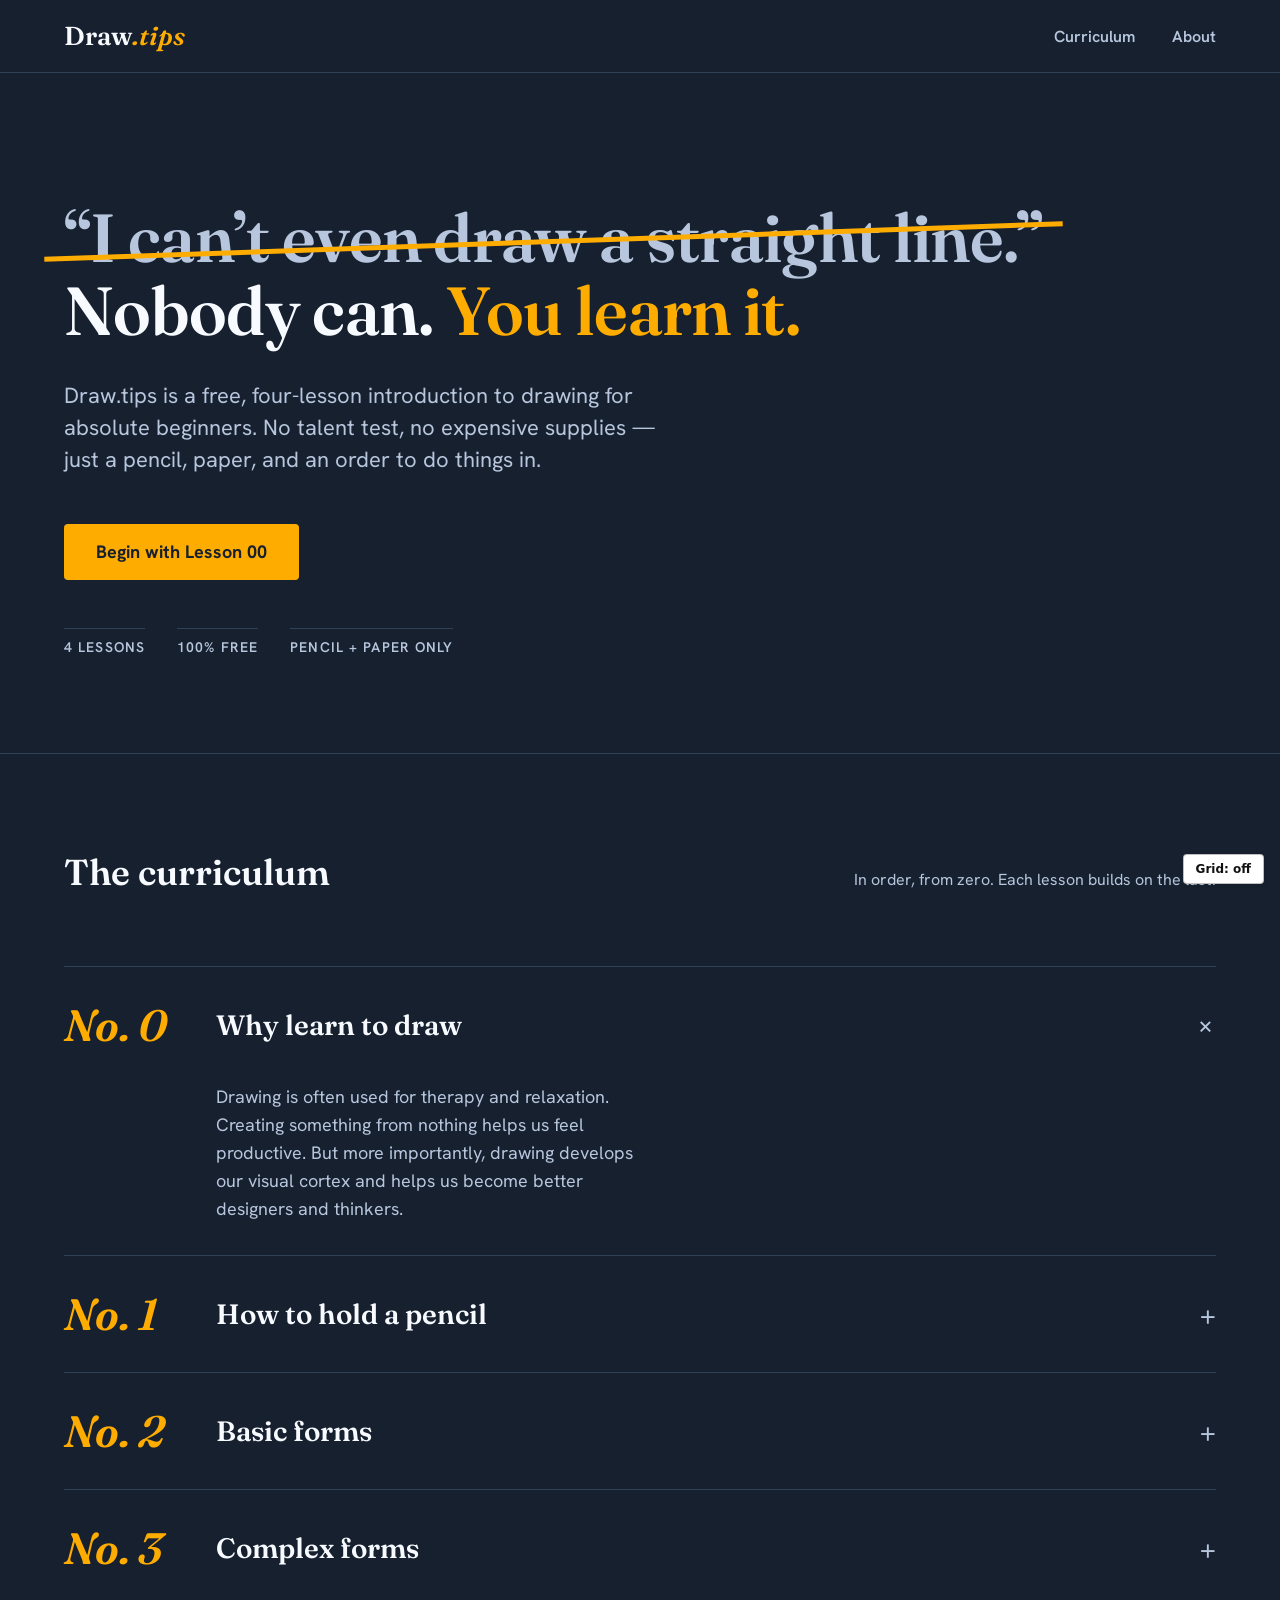
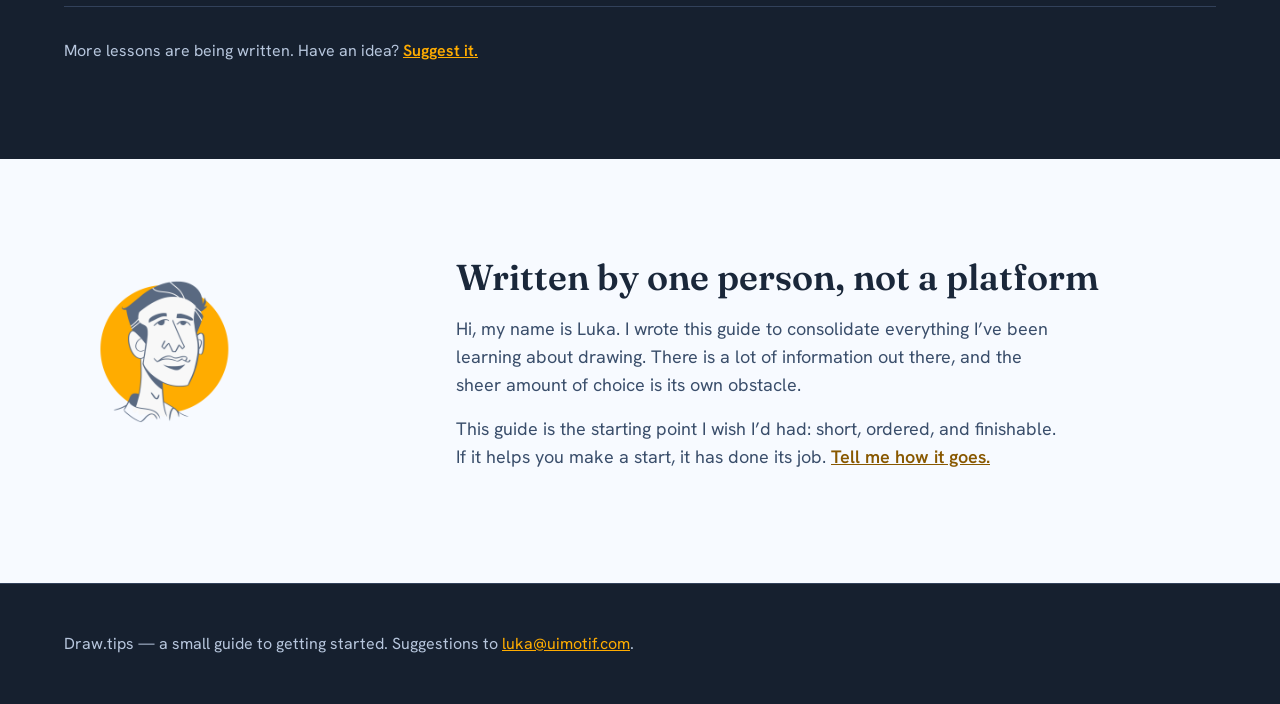
<file: design-research/options/option-c1-salon.html>
<!DOCTYPE html>
<html lang="en">
<head>
  <meta charset="UTF-8">
  <meta name="viewport" content="width=device-width, initial-scale=1.0">
  <title>Draw.tips — Option C1: The Salon (elegant)</title>
  <link rel="stylesheet" href="fonts-c1.css">
  <style>
    /* ============================================================
       OPTION C1 — "THE SALON" (Night Class, elegant cut)
       Same bones as Option C; type swapped for the professional/
       elegant direction: Fraunces (wght 600, opsz maxed) display +
       Hanken Grotesk text. Old-master atelier poster: a serif with
       real stroke weight that holds its shape on dark ground.
       Lesson numbers set in Fraunces italic like plate numbers
       in an etching folio.
       ============================================================ */
    :root {
      --ink: #16202F;
      --ink-2: #1A273A;
      --line: #32415A;
      --paper: #F7FAFF;
      --slate-200: #D4DFEF;
      --slate-300: #B7C6DD;
      --amber-500: #FFAC00;
      --amber-600: #DB940D;
      --go-max: 1200px; --go-margin: 24px; --go-gutter: 24px;
    }
    * { margin: 0; padding: 0; box-sizing: border-box; }
    body {
      background: var(--ink);
      color: var(--slate-200);
      font-family: 'Hanken Grotesk', 'Helvetica Neue', Arial, sans-serif;
      font-size: 18px;
      line-height: 28px;
    }
    .container { max-width: 1200px; margin: 0 auto; padding: 0 24px; }
    .grid { display: grid; grid-template-columns: repeat(12, 1fr); gap: 24px; }

    /* ---------- header ---------- */
    header { border-bottom: 1px solid var(--line); }
    .masthead { display: flex; align-items: center; justify-content: space-between; height: 72px; }
    .wordmark {
      font-family: 'Fraunces', Georgia, serif;
      font-optical-sizing: auto;
      font-weight: 600;
      font-size: 26px;
      line-height: 32px;
      color: var(--paper);
      text-decoration: none;
    }
    .wordmark span { color: var(--amber-500); font-style: italic; }
    .masthead nav a {
      font-size: 16px;
      line-height: 24px;
      font-weight: 600;
      color: var(--slate-300);
      text-decoration: none;
      margin-left: 32px;
    }
    .masthead nav a:hover { color: var(--amber-500); }

    /* ---------- hero ---------- */
    .hero { padding: 128px 0 96px; }
    .hero-inner { grid-column: 1 / span 10; }
    h1 {
      font-family: 'Fraunces', Georgia, serif;
      font-optical-sizing: auto;
      font-weight: 600;
      font-size: clamp(2.5rem, 1.5rem + 4.5vw, 4.25rem);
      line-height: 1.08;
      letter-spacing: -0.01em;
      color: var(--paper);
      max-width: 18ch;
      margin-bottom: 32px;
    }
    h1 .strike { position: relative; white-space: nowrap; color: var(--slate-300); }
    h1 .strike::after {
      content: "";
      position: absolute;
      left: -2%; right: -2%;
      top: 52%;
      height: 5px;
      background: var(--amber-500);
      transform: rotate(-2deg);
    }
    h1 .amber { color: var(--amber-500); }
    .lede {
      font-size: 22px;
      line-height: 32px;
      color: var(--slate-300);
      max-width: 52ch;
      margin-bottom: 48px;
    }
    .btn {
      display: inline-block;
      background: var(--amber-500);
      color: var(--ink);
      font-family: 'Hanken Grotesk', sans-serif;
      font-weight: 700;
      font-size: 18px;
      line-height: 24px;
      padding: 16px 32px;
      border-radius: 4px;
      text-decoration: none;
    }
    .btn:hover { background: var(--amber-600); }
    .meta-row {
      display: flex;
      gap: 32px;
      margin-top: 48px;
      font-size: 14px;
      line-height: 20px;
      letter-spacing: 0.08em;
      text-transform: uppercase;
      font-weight: 600;
      color: var(--slate-300);
    }
    .meta-row span { border-top: 1px solid var(--line); padding-top: 8px; }

    /* ---------- curriculum ---------- */
    .curriculum { padding: 96px 0; border-top: 1px solid var(--line); }
    .curriculum-head { grid-column: 1 / span 12; margin-bottom: 48px; display: flex; align-items: baseline; justify-content: space-between; flex-wrap: wrap; gap: 8px; }
    h2 {
      font-family: 'Fraunces', Georgia, serif;
      font-optical-sizing: auto;
      font-weight: 600;
      font-size: 36px;
      line-height: 44px;
      color: var(--paper);
    }
    .curriculum-head p { color: var(--slate-300); font-size: 16px; line-height: 24px; }
    .lesson-rows { grid-column: 1 / span 12; }
    .lesson { border-top: 1px solid var(--line); }
    .lesson:last-of-type { border-bottom: 1px solid var(--line); }
    .lesson summary {
      display: grid;
      grid-template-columns: 128px 1fr 48px;
      gap: 24px;
      align-items: center;
      padding: 32px 0;
      cursor: pointer;
      list-style: none;
    }
    .lesson summary::-webkit-details-marker { display: none; }
    .lesson summary:hover h3 { color: var(--amber-500); }
    .lesson-no {
      font-family: 'Fraunces', Georgia, serif;
      font-optical-sizing: auto;
      font-style: italic;
      font-weight: 600;
      font-size: 44px;
      line-height: 52px;
      color: var(--amber-500);
    }
    .lesson h3 {
      font-family: 'Fraunces', Georgia, serif;
      font-optical-sizing: auto;
      font-weight: 600;
      font-size: clamp(1.375rem, 1rem + 1.5vw, 1.75rem);
      line-height: 1.3;
      color: var(--paper);
    }
    .lesson .marker {
      font-family: 'Hanken Grotesk', sans-serif;
      font-size: 28px;
      color: var(--slate-300);
      justify-self: end;
    }
    .lesson[open] .marker { transform: rotate(45deg); }
    .lesson-body {
      max-width: 60ch;
      color: var(--slate-300);
      padding: 0 0 32px 152px;
    }
    .lesson-soon {
      padding: 32px 0 0;
      color: var(--slate-300);
      font-size: 16px;
      line-height: 24px;
    }
    .lesson-soon a { color: var(--amber-500); font-weight: 600; }

    /* ---------- about ---------- */
    .about { background: var(--paper); color: var(--ink-2); padding: 96px 0; }
    .about-art { grid-column: 1 / span 3; }
    .about-copy { grid-column: 5 / span 7; }
    .about-art img { width: 100%; max-width: 200px; height: auto; border-radius: 4px; display: block; }
    .about h2 { color: var(--ink-2); margin-bottom: 16px; }
    .about p { color: #3A4E6B; max-width: 60ch; margin-bottom: 16px; }
    .about .amber-link { color: #885800; font-weight: 600; }

    footer { padding: 48px 0; font-size: 16px; line-height: 24px; color: var(--slate-300); border-top: 1px solid var(--line); }
    footer a { color: var(--amber-500); }

    @media (max-width: 900px) {
      .hero { padding: 64px 0; }
      .hero-inner, .about-copy { grid-column: 1 / -1; }
      .about-art { grid-column: 1 / -1; margin-bottom: 32px; }
      .curriculum, .about { padding: 64px 0; }
      .lesson summary { grid-template-columns: 72px 1fr 32px; gap: 16px; padding: 24px 0; }
      .lesson-no { font-size: 28px; line-height: 36px; }
      .lesson-body { padding-left: 88px; }
      .meta-row { flex-wrap: wrap; gap: 16px; }
    }
  </style>
</head>
<body>

  <header>
    <div class="container masthead">
      <a class="wordmark" href="#">Draw<span>.tips</span></a>
      <nav>
        <a href="#curriculum">Curriculum</a>
        <a href="#about">About</a>
      </nav>
    </div>
  </header>

  <section class="hero">
    <div class="container grid">
      <div class="hero-inner">
        <h1><span class="strike">&ldquo;I can&rsquo;t even draw a straight line.&rdquo;</span><br>
        Nobody can. <span class="amber">You learn it.</span></h1>
        <p class="lede">Draw.tips is a free, four-lesson introduction to drawing for absolute beginners. No talent test, no expensive supplies &mdash; just a pencil, paper, and an order to do things in.</p>
        <a class="btn" href="#curriculum">Begin with Lesson 00</a>
        <div class="meta-row">
          <span>4 lessons</span>
          <span>100% free</span>
          <span>Pencil + paper only</span>
        </div>
      </div>
    </div>
  </section>

  <section class="curriculum" id="curriculum">
    <div class="container grid">
      <div class="curriculum-head">
        <h2>The curriculum</h2>
        <p>In order, from zero. Each lesson builds on the last.</p>
      </div>
      <div class="lesson-rows">
        <details class="lesson" open>
          <summary><span class="lesson-no">No. 0</span><h3>Why learn to draw</h3><span class="marker">+</span></summary>
          <p class="lesson-body">Drawing is often used for therapy and relaxation. Creating something from nothing helps us feel productive. But more importantly, drawing develops our visual cortex and helps us become better designers and thinkers.</p>
        </details>
        <details class="lesson">
          <summary><span class="lesson-no">No. 1</span><h3>How to hold a pencil</h3><span class="marker">+</span></summary>
          <p class="lesson-body">The tripod grip, the overhand grip, and when to use each.</p>
        </details>
        <details class="lesson">
          <summary><span class="lesson-no">No. 2</span><h3>Basic forms</h3><span class="marker">+</span></summary>
          <p class="lesson-body">Spheres, cubes, and cylinders &mdash; the alphabet of everything you will ever draw.</p>
        </details>
        <details class="lesson">
          <summary><span class="lesson-no">No. 3</span><h3>Complex forms</h3><span class="marker">+</span></summary>
          <p class="lesson-body">Combining basic forms into believable objects.</p>
        </details>
        <p class="lesson-soon">More lessons are being written. Have an idea? <a href="mailto:luka@uimotif.com">Suggest it.</a></p>
      </div>
    </div>
  </section>

  <section class="about" id="about">
    <div class="container grid">
      <div class="about-art">
        <img src="../../img/avatar.png" alt="Illustrated portrait of Luka" width="200" height="200">
      </div>
      <div class="about-copy">
        <h2>Written by one person, not a platform</h2>
        <p>Hi, my name is Luka. I wrote this guide to consolidate everything I&rsquo;ve been learning about drawing. There is a lot of information out there, and the sheer amount of choice is its own obstacle.</p>
        <p>This guide is the starting point I wish I&rsquo;d had: short, ordered, and finishable. If it helps you make a start, it has done its job. <a class="amber-link" href="mailto:luka@uimotif.com">Tell me how it goes.</a></p>
      </div>
    </div>
  </section>

  <footer>
    <div class="container">
      <p>Draw.tips &mdash; a small guide to getting started. Suggestions to <a href="mailto:luka@uimotif.com">luka@uimotif.com</a>.</p>
    </div>
  </footer>

  <script src="grid-overlay.js"></script>
</body>
</html>
</file>
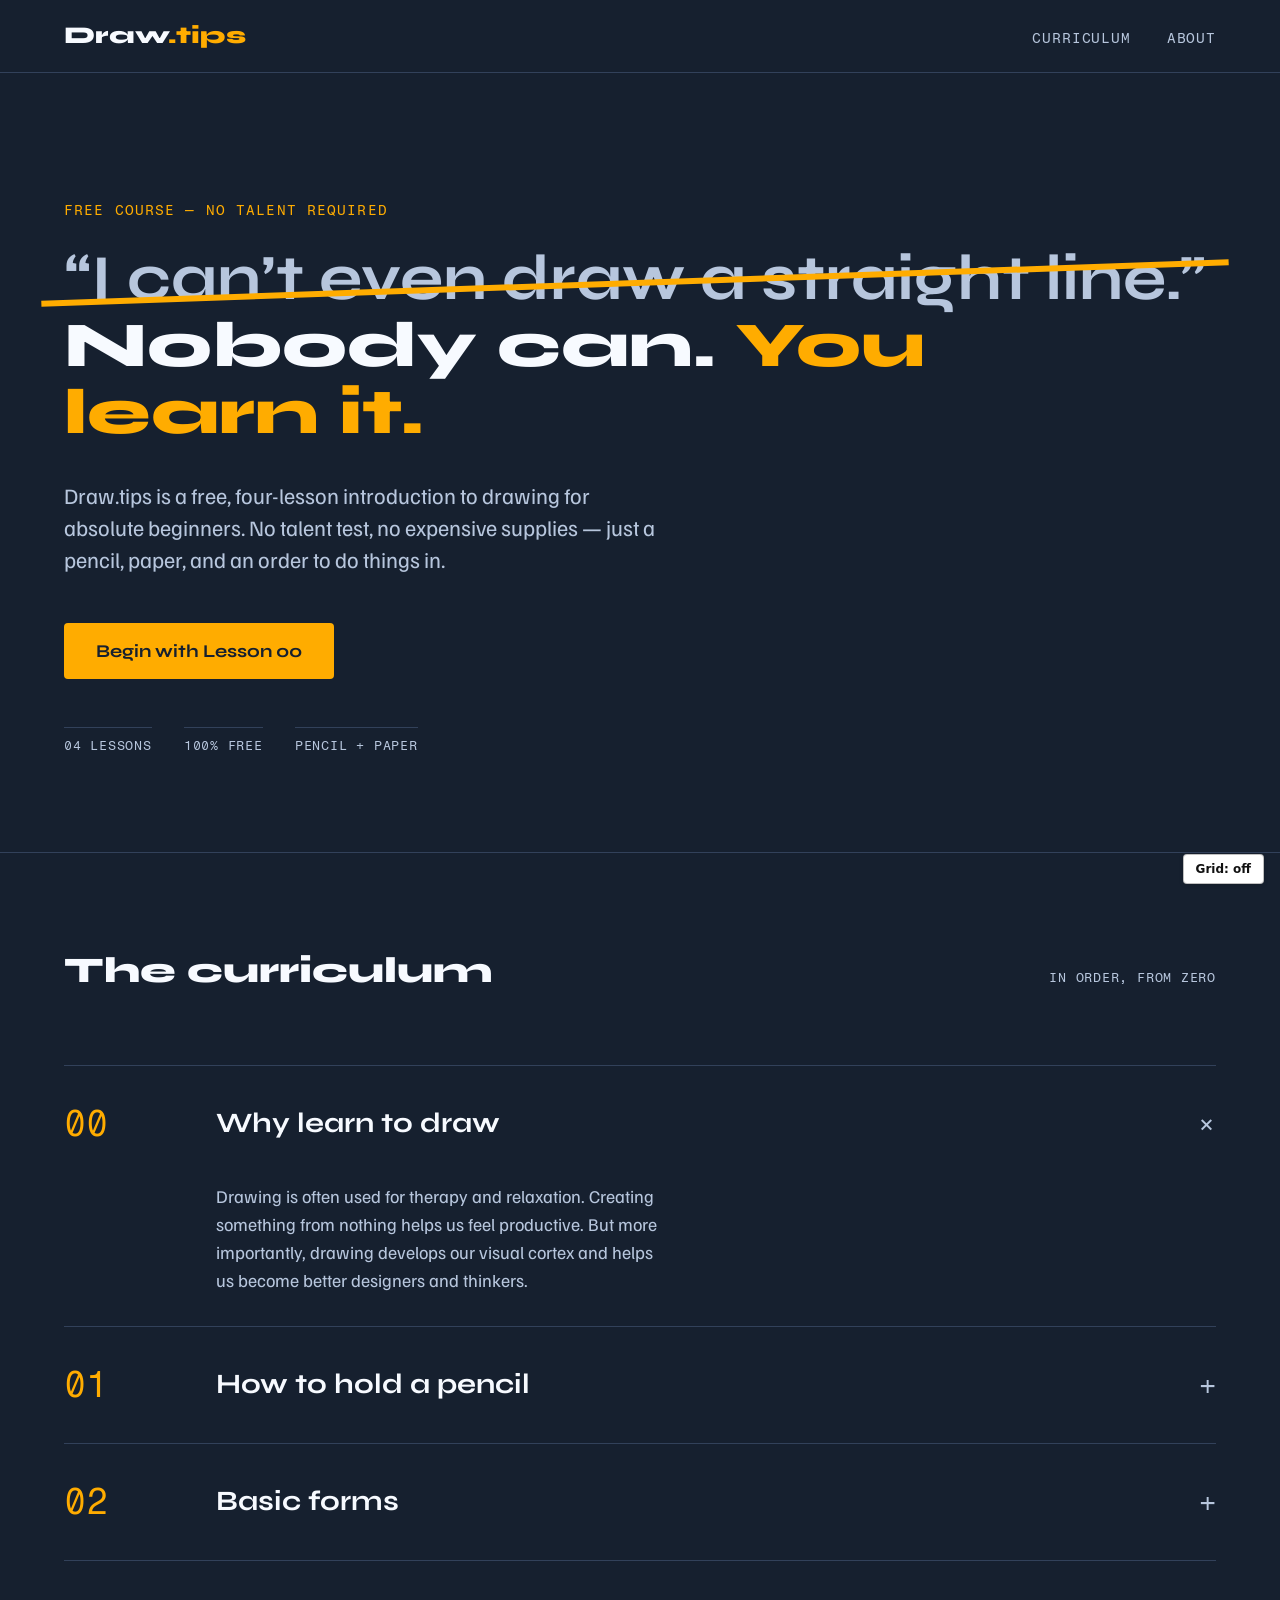
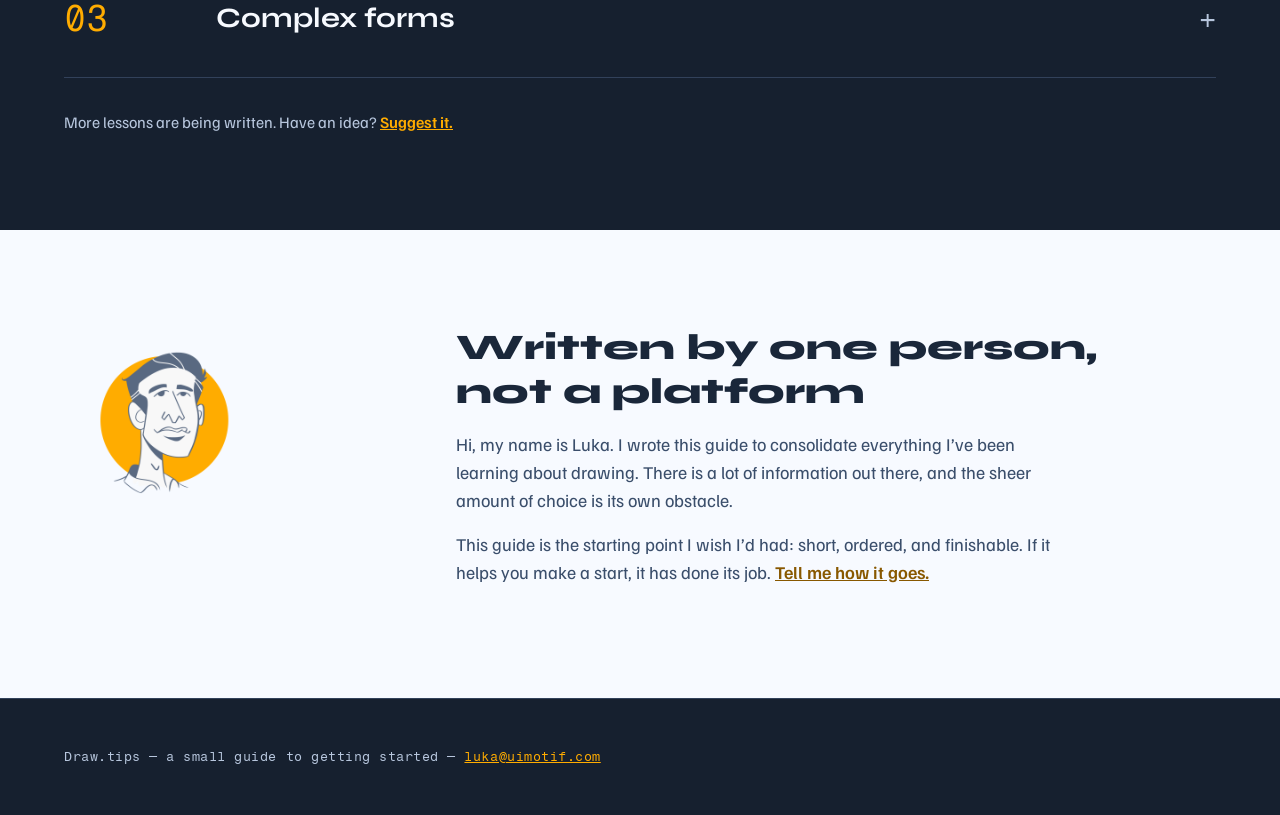
<file: design-research/options/option-c2-gallery.html>
<!DOCTYPE html>
<html lang="en">
<head>
  <meta charset="UTF-8">
  <meta name="viewport" content="width=device-width, initial-scale=1.0">
  <title>Draw.tips — Option C2: The Gallery (cutting edge)</title>
  <link rel="stylesheet" href="fonts-c2.css">
  <style>
    /* ============================================================
       OPTION C2 — "THE GALLERY" (Night Class, avant-garde cut)
       Same bones as Option C; type swapped for the creative/
       cutting-edge direction: Syne 700/800 display (letters widen
       as they embolden — pure art-center poster), Familjen Grotesk
       text, Fragment Mono for eyebrows, meta and lesson numbers
       (the 2025-26 mono-as-editorial-accent trend).
       ============================================================ */
    :root {
      --ink: #16202F;
      --ink-2: #1A273A;
      --line: #32415A;
      --paper: #F7FAFF;
      --slate-200: #D4DFEF;
      --slate-300: #B7C6DD;
      --amber-500: #FFAC00;
      --amber-600: #DB940D;
      --go-max: 1200px; --go-margin: 24px; --go-gutter: 24px;
    }
    * { margin: 0; padding: 0; box-sizing: border-box; }
    body {
      background: var(--ink);
      color: var(--slate-200);
      font-family: 'Familjen Grotesk', 'Helvetica Neue', Arial, sans-serif;
      font-size: 18px;
      line-height: 28px;
    }
    .container { max-width: 1200px; margin: 0 auto; padding: 0 24px; }
    .grid { display: grid; grid-template-columns: repeat(12, 1fr); gap: 24px; }
    .mono {
      font-family: 'Fragment Mono', 'Courier New', monospace;
      letter-spacing: 0.06em;
      text-transform: uppercase;
    }

    /* ---------- header ---------- */
    header { border-bottom: 1px solid var(--line); }
    .masthead { display: flex; align-items: center; justify-content: space-between; height: 72px; }
    .wordmark {
      font-family: 'Syne', 'Helvetica Neue', sans-serif;
      font-weight: 800;
      font-size: 24px;
      line-height: 32px;
      color: var(--paper);
      text-decoration: none;
    }
    .wordmark span { color: var(--amber-500); }
    .masthead nav a {
      font-family: 'Fragment Mono', monospace;
      font-size: 14px;
      line-height: 20px;
      letter-spacing: 0.06em;
      text-transform: uppercase;
      color: var(--slate-300);
      text-decoration: none;
      margin-left: 32px;
    }
    .masthead nav a:hover { color: var(--amber-500); }

    /* ---------- hero ---------- */
    .hero { padding: 128px 0 96px; }
    .hero-inner { grid-column: 1 / span 11; }
    .eyebrow {
      font-family: 'Fragment Mono', monospace;
      font-size: 14px;
      line-height: 20px;
      letter-spacing: 0.08em;
      text-transform: uppercase;
      color: var(--amber-500);
      margin-bottom: 24px;
    }
    h1 {
      font-family: 'Syne', 'Helvetica Neue', sans-serif;
      font-weight: 800;
      font-size: clamp(2.5rem, 1.25rem + 4.5vw, 4rem);
      line-height: 1.05;
      color: var(--paper);
      max-width: 18ch;
      margin-bottom: 32px;
    }
    h1 .strike { position: relative; white-space: nowrap; color: var(--slate-300); font-weight: 700; }
    h1 .strike::after {
      content: "";
      position: absolute;
      left: -2%; right: -2%;
      top: 52%;
      height: 6px;
      background: var(--amber-500);
      transform: rotate(-2deg);
    }
    h1 .amber { color: var(--amber-500); }
    .lede {
      font-size: 22px;
      line-height: 32px;
      color: var(--slate-300);
      max-width: 50ch;
      margin-bottom: 48px;
    }
    .btn {
      display: inline-block;
      background: var(--amber-500);
      color: var(--ink);
      font-family: 'Syne', sans-serif;
      font-weight: 700;
      font-size: 18px;
      line-height: 24px;
      padding: 16px 32px;
      border-radius: 4px;
      text-decoration: none;
    }
    .btn:hover { background: var(--amber-600); }
    .meta-row {
      display: flex;
      gap: 32px;
      margin-top: 48px;
      font-family: 'Fragment Mono', monospace;
      font-size: 13px;
      line-height: 20px;
      letter-spacing: 0.06em;
      text-transform: uppercase;
      color: var(--slate-300);
    }
    .meta-row span { border-top: 1px solid var(--line); padding-top: 8px; }

    /* ---------- curriculum ---------- */
    .curriculum { padding: 96px 0; border-top: 1px solid var(--line); }
    .curriculum-head { grid-column: 1 / span 12; margin-bottom: 48px; display: flex; align-items: baseline; justify-content: space-between; flex-wrap: wrap; gap: 8px; }
    h2 {
      font-family: 'Syne', sans-serif;
      font-weight: 800;
      font-size: 36px;
      line-height: 44px;
      color: var(--paper);
    }
    .curriculum-head p {
      font-family: 'Fragment Mono', monospace;
      color: var(--slate-300);
      font-size: 13px;
      line-height: 20px;
      letter-spacing: 0.06em;
      text-transform: uppercase;
    }
    .lesson-rows { grid-column: 1 / span 12; }
    .lesson { border-top: 1px solid var(--line); }
    .lesson:last-of-type { border-bottom: 1px solid var(--line); }
    .lesson summary {
      display: grid;
      grid-template-columns: 128px 1fr 48px;
      gap: 24px;
      align-items: center;
      padding: 32px 0;
      cursor: pointer;
      list-style: none;
    }
    .lesson summary::-webkit-details-marker { display: none; }
    .lesson summary:hover h3 { color: var(--amber-500); }
    .lesson-no {
      font-family: 'Fragment Mono', monospace;
      font-weight: 400;
      font-size: 36px;
      line-height: 52px;
      color: var(--amber-500);
    }
    .lesson h3 {
      font-family: 'Syne', sans-serif;
      font-weight: 700;
      font-size: clamp(1.375rem, 1rem + 1.5vw, 1.75rem);
      line-height: 1.3;
      color: var(--paper);
    }
    .lesson .marker {
      font-family: 'Fragment Mono', monospace;
      font-size: 28px;
      color: var(--slate-300);
      justify-self: end;
    }
    .lesson[open] .marker { transform: rotate(45deg); }
    .lesson-body {
      max-width: 60ch;
      color: var(--slate-300);
      padding: 0 0 32px 152px;
    }
    .lesson-soon {
      padding: 32px 0 0;
      color: var(--slate-300);
      font-size: 16px;
      line-height: 24px;
    }
    .lesson-soon a { color: var(--amber-500); font-weight: 600; }

    /* ---------- about ---------- */
    .about { background: var(--paper); color: var(--ink-2); padding: 96px 0; }
    .about-art { grid-column: 1 / span 3; }
    .about-copy { grid-column: 5 / span 7; }
    .about-art img { width: 100%; max-width: 200px; height: auto; border-radius: 4px; display: block; }
    .about h2 { color: var(--ink-2); margin-bottom: 16px; }
    .about p { color: #3A4E6B; max-width: 60ch; margin-bottom: 16px; }
    .about .amber-link { color: #885800; font-weight: 600; }

    footer {
      padding: 48px 0;
      font-family: 'Fragment Mono', monospace;
      font-size: 13px;
      line-height: 20px;
      letter-spacing: 0.04em;
      color: var(--slate-300);
      border-top: 1px solid var(--line);
    }
    footer a { color: var(--amber-500); }

    @media (max-width: 900px) {
      .hero { padding: 64px 0; }
      .hero-inner, .about-copy { grid-column: 1 / -1; }
      .about-art { grid-column: 1 / -1; margin-bottom: 32px; }
      .curriculum, .about { padding: 64px 0; }
      .lesson summary { grid-template-columns: 72px 1fr 32px; gap: 16px; padding: 24px 0; }
      .lesson-no { font-size: 22px; line-height: 36px; }
      .lesson-body { padding-left: 88px; }
      .meta-row { flex-wrap: wrap; gap: 16px; }
    }
  </style>
</head>
<body>

  <header>
    <div class="container masthead">
      <a class="wordmark" href="#">Draw<span>.tips</span></a>
      <nav>
        <a href="#curriculum">Curriculum</a>
        <a href="#about">About</a>
      </nav>
    </div>
  </header>

  <section class="hero">
    <div class="container grid">
      <div class="hero-inner">
        <p class="eyebrow">Free course &mdash; no talent required</p>
        <h1><span class="strike">&ldquo;I can&rsquo;t even draw a straight line.&rdquo;</span><br>
        Nobody can. <span class="amber">You learn it.</span></h1>
        <p class="lede">Draw.tips is a free, four-lesson introduction to drawing for absolute beginners. No talent test, no expensive supplies &mdash; just a pencil, paper, and an order to do things in.</p>
        <a class="btn" href="#curriculum">Begin with Lesson 00</a>
        <div class="meta-row">
          <span>04 lessons</span>
          <span>100% free</span>
          <span>Pencil + paper</span>
        </div>
      </div>
    </div>
  </section>

  <section class="curriculum" id="curriculum">
    <div class="container grid">
      <div class="curriculum-head">
        <h2>The curriculum</h2>
        <p>In order, from zero</p>
      </div>
      <div class="lesson-rows">
        <details class="lesson" open>
          <summary><span class="lesson-no">00</span><h3>Why learn to draw</h3><span class="marker">+</span></summary>
          <p class="lesson-body">Drawing is often used for therapy and relaxation. Creating something from nothing helps us feel productive. But more importantly, drawing develops our visual cortex and helps us become better designers and thinkers.</p>
        </details>
        <details class="lesson">
          <summary><span class="lesson-no">01</span><h3>How to hold a pencil</h3><span class="marker">+</span></summary>
          <p class="lesson-body">The tripod grip, the overhand grip, and when to use each.</p>
        </details>
        <details class="lesson">
          <summary><span class="lesson-no">02</span><h3>Basic forms</h3><span class="marker">+</span></summary>
          <p class="lesson-body">Spheres, cubes, and cylinders &mdash; the alphabet of everything you will ever draw.</p>
        </details>
        <details class="lesson">
          <summary><span class="lesson-no">03</span><h3>Complex forms</h3><span class="marker">+</span></summary>
          <p class="lesson-body">Combining basic forms into believable objects.</p>
        </details>
        <p class="lesson-soon">More lessons are being written. Have an idea? <a href="mailto:luka@uimotif.com">Suggest it.</a></p>
      </div>
    </div>
  </section>

  <section class="about" id="about">
    <div class="container grid">
      <div class="about-art">
        <img src="../../img/avatar.png" alt="Illustrated portrait of Luka" width="200" height="200">
      </div>
      <div class="about-copy">
        <h2>Written by one person, not a platform</h2>
        <p>Hi, my name is Luka. I wrote this guide to consolidate everything I&rsquo;ve been learning about drawing. There is a lot of information out there, and the sheer amount of choice is its own obstacle.</p>
        <p>This guide is the starting point I wish I&rsquo;d had: short, ordered, and finishable. If it helps you make a start, it has done its job. <a class="amber-link" href="mailto:luka@uimotif.com">Tell me how it goes.</a></p>
      </div>
    </div>
  </section>

  <footer>
    <div class="container">
      <p>Draw.tips &mdash; a small guide to getting started &mdash; <a href="mailto:luka@uimotif.com">luka@uimotif.com</a></p>
    </div>
  </footer>

  <script src="grid-overlay.js"></script>
</body>
</html>
</file>
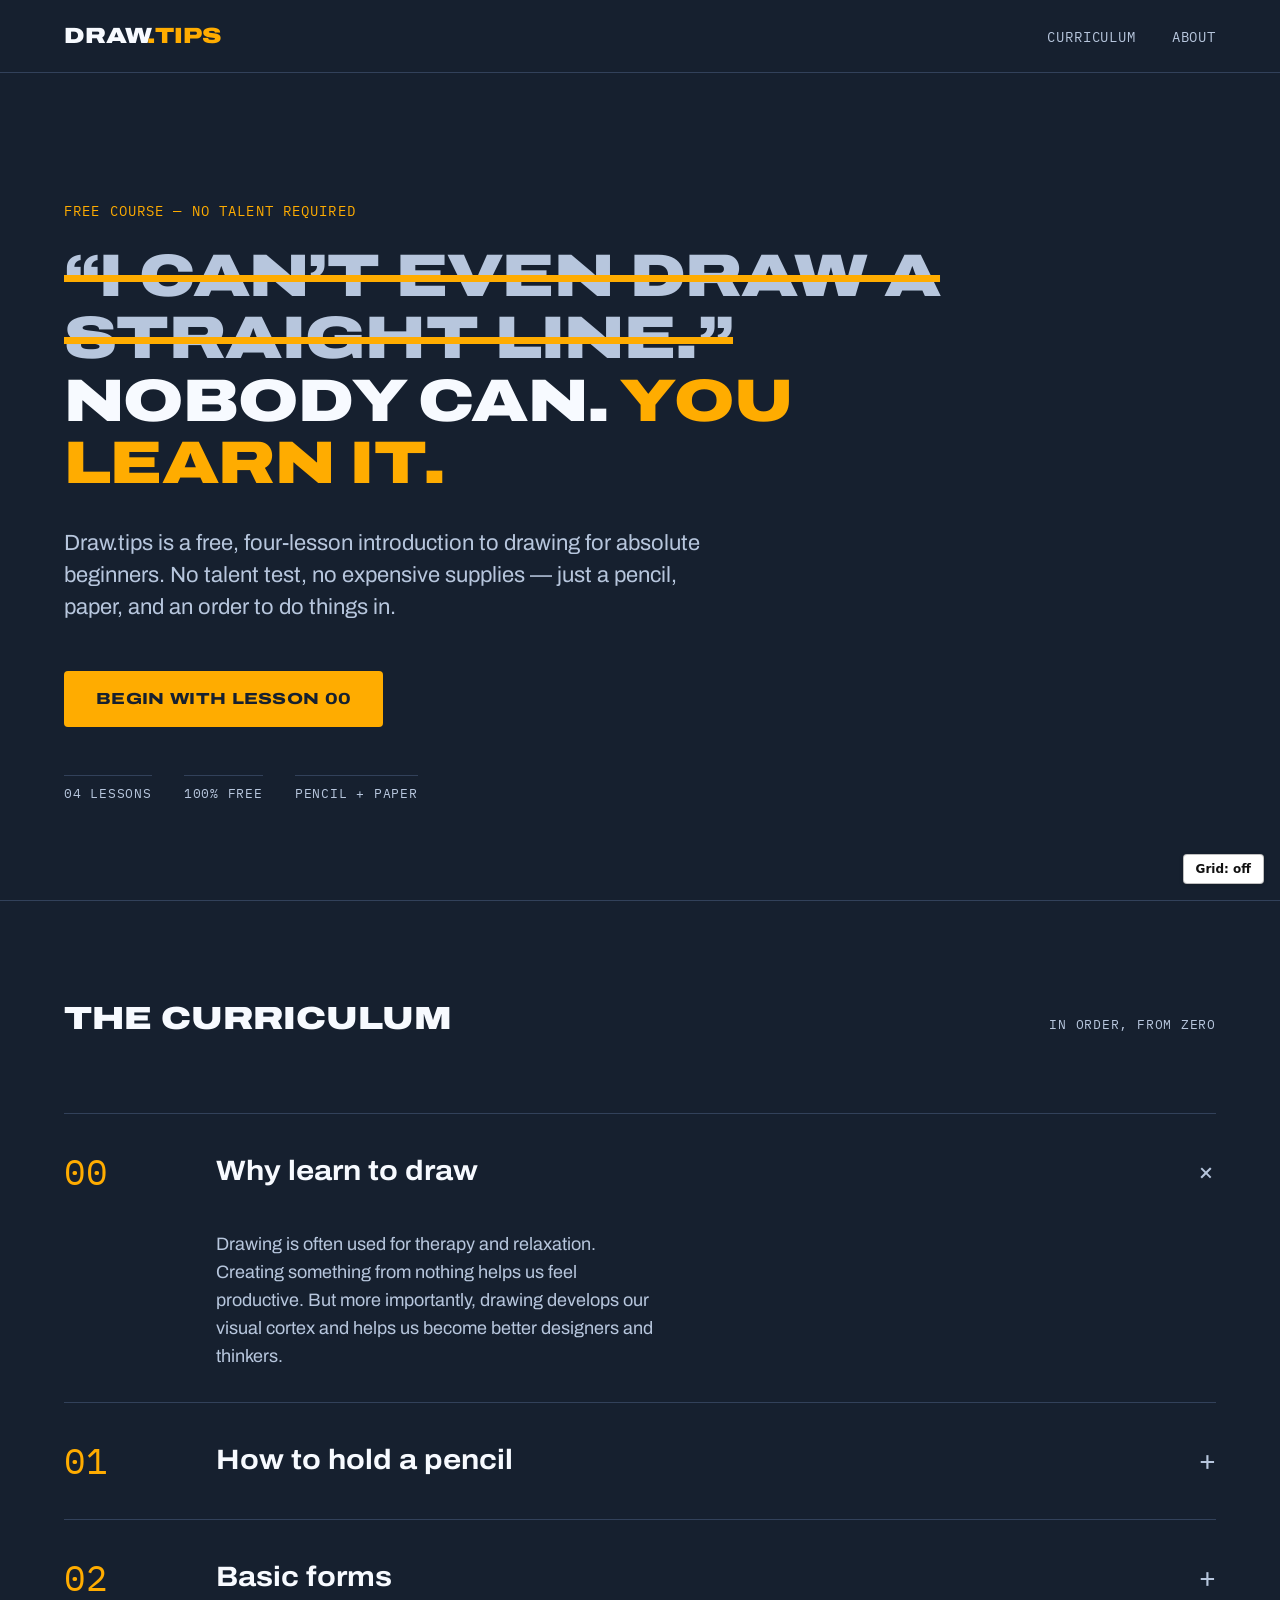
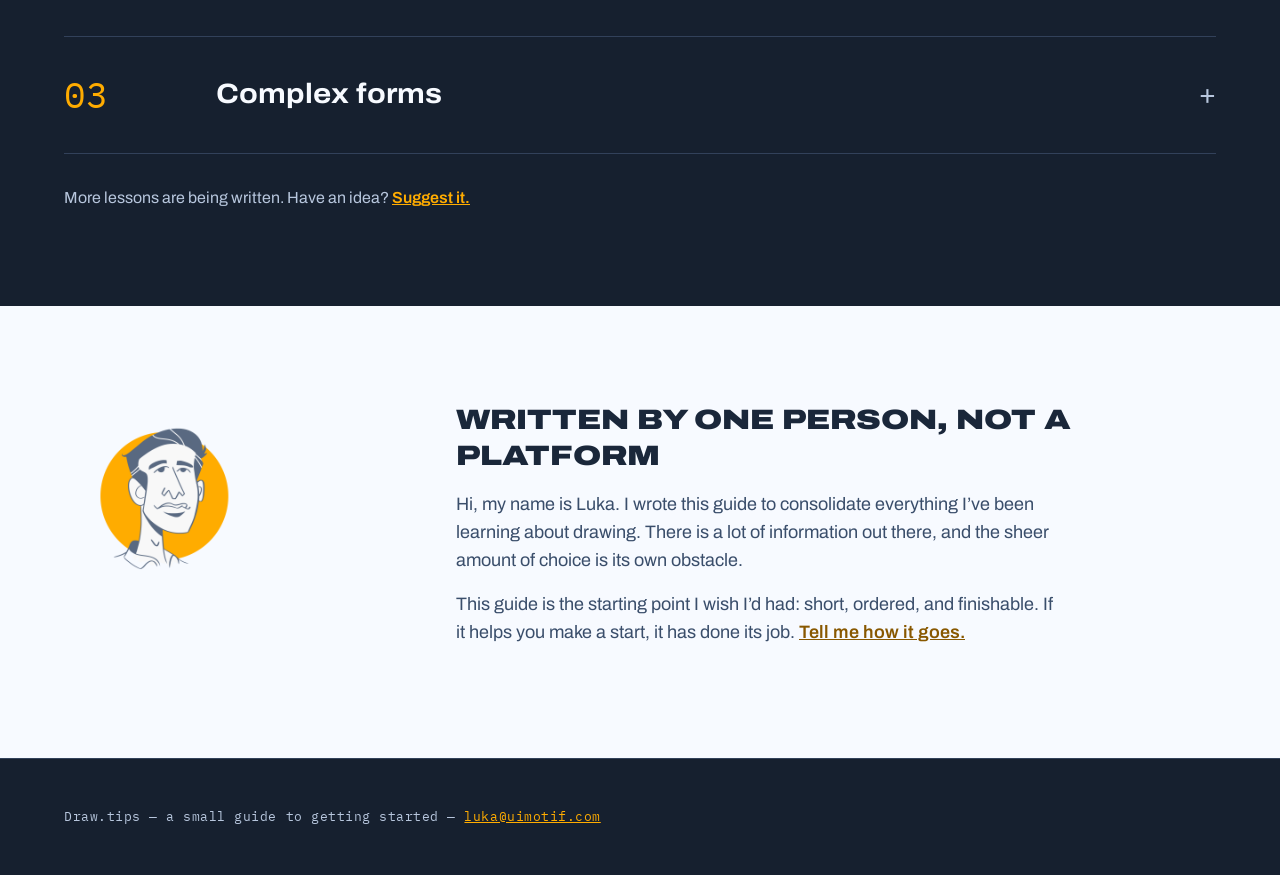
<file: design-research/options/option-c3-silkscreen.html>
<!DOCTYPE html>
<html lang="en">
<head>
  <meta charset="UTF-8">
  <meta name="viewport" content="width=device-width, initial-scale=1.0">
  <title>Draw.tips — Option C3: The Silkscreen (variable width-axis)</title>
  <link rel="stylesheet" href="fonts-c3.css">
  <style>
    /* ============================================================
       OPTION C3 — "THE SILKSCREEN" (Night Class, international-
       style cut). One variable family stretched across its width
       axis: Archivo wdth 62-125. Display = Expanded 125% Black,
       uppercase, silkscreen-poster energy; body = normal width.
       IBM Plex Mono for lesson numbers, eyebrows and meta.
       The whole page is two font files.
       ============================================================ */
    :root {
      --ink: #16202F;
      --ink-2: #1A273A;
      --line: #32415A;
      --paper: #F7FAFF;
      --slate-200: #D4DFEF;
      --slate-300: #B7C6DD;
      --amber-500: #FFAC00;
      --amber-600: #DB940D;
      --go-max: 1200px; --go-margin: 24px; --go-gutter: 24px;
    }
    * { margin: 0; padding: 0; box-sizing: border-box; }
    body {
      background: var(--ink);
      color: var(--slate-200);
      font-family: 'Archivo', 'Helvetica Neue', Arial, sans-serif;
      font-stretch: 100%;
      font-size: 18px;
      line-height: 28px;
    }
    .container { max-width: 1200px; margin: 0 auto; padding: 0 24px; }
    .grid { display: grid; grid-template-columns: repeat(12, 1fr); gap: 24px; }

    /* ---------- header ---------- */
    header { border-bottom: 1px solid var(--line); }
    .masthead { display: flex; align-items: center; justify-content: space-between; height: 72px; }
    .wordmark {
      font-family: 'Archivo', sans-serif;
      font-stretch: 125%;
      font-weight: 900;
      font-size: 22px;
      line-height: 32px;
      text-transform: uppercase;
      color: var(--paper);
      text-decoration: none;
    }
    .wordmark span { color: var(--amber-500); }
    .masthead nav a {
      font-family: 'IBM Plex Mono', monospace;
      font-size: 14px;
      line-height: 20px;
      letter-spacing: 0.06em;
      text-transform: uppercase;
      color: var(--slate-300);
      text-decoration: none;
      margin-left: 32px;
    }
    .masthead nav a:hover { color: var(--amber-500); }

    /* ---------- hero ---------- */
    .hero { padding: 128px 0 96px; }
    .hero-inner { grid-column: 1 / span 12; }
    .eyebrow {
      font-family: 'IBM Plex Mono', monospace;
      font-size: 14px;
      line-height: 20px;
      letter-spacing: 0.08em;
      text-transform: uppercase;
      color: var(--amber-500);
      margin-bottom: 24px;
    }
    h1 {
      font-family: 'Archivo', sans-serif;
      font-stretch: 125%;
      font-weight: 900;
      font-size: clamp(2.25rem, 1rem + 4.25vw, 3.75rem);
      line-height: 1.04;
      text-transform: uppercase;
      letter-spacing: -0.01em;
      color: var(--paper);
      max-width: 20ch;
      margin-bottom: 32px;
    }
    /* text-decoration (not an absolute ::after) so the strike
       follows the quote when it wraps across lines */
    h1 .strike {
      color: var(--slate-300);
      text-decoration: line-through;
      text-decoration-color: var(--amber-500);
      text-decoration-thickness: 7px;
    }
    h1 .amber { color: var(--amber-500); }
    .lede {
      font-size: 22px;
      line-height: 32px;
      color: var(--slate-300);
      max-width: 52ch;
      margin-bottom: 48px;
    }
    .btn {
      display: inline-block;
      background: var(--amber-500);
      color: var(--ink);
      font-family: 'Archivo', sans-serif;
      font-stretch: 125%;
      font-weight: 800;
      font-size: 16px;
      line-height: 24px;
      text-transform: uppercase;
      letter-spacing: 0.02em;
      padding: 16px 32px;
      border-radius: 4px;
      text-decoration: none;
    }
    .btn:hover { background: var(--amber-600); }
    .meta-row {
      display: flex;
      gap: 32px;
      margin-top: 48px;
      font-family: 'IBM Plex Mono', monospace;
      font-size: 13px;
      line-height: 20px;
      letter-spacing: 0.06em;
      text-transform: uppercase;
      color: var(--slate-300);
    }
    .meta-row span { border-top: 1px solid var(--line); padding-top: 8px; }

    /* ---------- curriculum ---------- */
    .curriculum { padding: 96px 0; border-top: 1px solid var(--line); }
    .curriculum-head { grid-column: 1 / span 12; margin-bottom: 48px; display: flex; align-items: baseline; justify-content: space-between; flex-wrap: wrap; gap: 8px; }
    h2 {
      font-family: 'Archivo', sans-serif;
      font-stretch: 125%;
      font-weight: 900;
      font-size: 32px;
      line-height: 44px;
      text-transform: uppercase;
      color: var(--paper);
    }
    .curriculum-head p {
      font-family: 'IBM Plex Mono', monospace;
      color: var(--slate-300);
      font-size: 13px;
      line-height: 20px;
      letter-spacing: 0.06em;
      text-transform: uppercase;
    }
    .lesson-rows { grid-column: 1 / span 12; }
    .lesson { border-top: 1px solid var(--line); }
    .lesson:last-of-type { border-bottom: 1px solid var(--line); }
    .lesson summary {
      display: grid;
      grid-template-columns: 128px 1fr 48px;
      gap: 24px;
      align-items: center;
      padding: 32px 0;
      cursor: pointer;
      list-style: none;
    }
    .lesson summary::-webkit-details-marker { display: none; }
    .lesson summary:hover h3 { color: var(--amber-500); }
    .lesson-no {
      font-family: 'IBM Plex Mono', monospace;
      font-weight: 400;
      font-size: 36px;
      line-height: 52px;
      color: var(--amber-500);
    }
    .lesson h3 {
      font-family: 'Archivo', sans-serif;
      font-stretch: 110%;
      font-weight: 700;
      font-size: clamp(1.375rem, 1rem + 1.5vw, 1.75rem);
      line-height: 1.3;
      color: var(--paper);
    }
    .lesson .marker {
      font-family: 'IBM Plex Mono', monospace;
      font-size: 28px;
      color: var(--slate-300);
      justify-self: end;
    }
    .lesson[open] .marker { transform: rotate(45deg); }
    .lesson-body {
      max-width: 60ch;
      color: var(--slate-300);
      padding: 0 0 32px 152px;
    }
    .lesson-soon {
      padding: 32px 0 0;
      color: var(--slate-300);
      font-size: 16px;
      line-height: 24px;
    }
    .lesson-soon a { color: var(--amber-500); font-weight: 600; }

    /* ---------- about ---------- */
    .about { background: var(--paper); color: var(--ink-2); padding: 96px 0; }
    .about-art { grid-column: 1 / span 3; }
    .about-copy { grid-column: 5 / span 7; }
    .about-art img { width: 100%; max-width: 200px; height: auto; border-radius: 4px; display: block; }
    .about h2 { color: var(--ink-2); margin-bottom: 16px; font-size: 28px; line-height: 36px; }
    .about p { color: #3A4E6B; max-width: 60ch; margin-bottom: 16px; }
    .about .amber-link { color: #885800; font-weight: 600; }

    footer {
      padding: 48px 0;
      font-family: 'IBM Plex Mono', monospace;
      font-size: 13px;
      line-height: 20px;
      letter-spacing: 0.04em;
      color: var(--slate-300);
      border-top: 1px solid var(--line);
    }
    footer a { color: var(--amber-500); }

    @media (max-width: 900px) {
      .hero { padding: 64px 0; }
      .hero-inner, .about-copy { grid-column: 1 / -1; }
      .about-art { grid-column: 1 / -1; margin-bottom: 32px; }
      .curriculum, .about { padding: 64px 0; }
      .lesson summary { grid-template-columns: 72px 1fr 32px; gap: 16px; padding: 24px 0; }
      .lesson-no { font-size: 22px; line-height: 36px; }
      .lesson-body { padding-left: 88px; }
      .meta-row { flex-wrap: wrap; gap: 16px; }
    }
  </style>
</head>
<body>

  <header>
    <div class="container masthead">
      <a class="wordmark" href="#">Draw<span>.tips</span></a>
      <nav>
        <a href="#curriculum">Curriculum</a>
        <a href="#about">About</a>
      </nav>
    </div>
  </header>

  <section class="hero">
    <div class="container grid">
      <div class="hero-inner">
        <p class="eyebrow">Free course &mdash; no talent required</p>
        <h1><span class="strike">&ldquo;I can&rsquo;t even draw a straight line.&rdquo;</span><br>
        Nobody can. <span class="amber">You learn it.</span></h1>
        <p class="lede">Draw.tips is a free, four-lesson introduction to drawing for absolute beginners. No talent test, no expensive supplies &mdash; just a pencil, paper, and an order to do things in.</p>
        <a class="btn" href="#curriculum">Begin with Lesson 00</a>
        <div class="meta-row">
          <span>04 lessons</span>
          <span>100% free</span>
          <span>Pencil + paper</span>
        </div>
      </div>
    </div>
  </section>

  <section class="curriculum" id="curriculum">
    <div class="container grid">
      <div class="curriculum-head">
        <h2>The curriculum</h2>
        <p>In order, from zero</p>
      </div>
      <div class="lesson-rows">
        <details class="lesson" open>
          <summary><span class="lesson-no">00</span><h3>Why learn to draw</h3><span class="marker">+</span></summary>
          <p class="lesson-body">Drawing is often used for therapy and relaxation. Creating something from nothing helps us feel productive. But more importantly, drawing develops our visual cortex and helps us become better designers and thinkers.</p>
        </details>
        <details class="lesson">
          <summary><span class="lesson-no">01</span><h3>How to hold a pencil</h3><span class="marker">+</span></summary>
          <p class="lesson-body">The tripod grip, the overhand grip, and when to use each.</p>
        </details>
        <details class="lesson">
          <summary><span class="lesson-no">02</span><h3>Basic forms</h3><span class="marker">+</span></summary>
          <p class="lesson-body">Spheres, cubes, and cylinders &mdash; the alphabet of everything you will ever draw.</p>
        </details>
        <details class="lesson">
          <summary><span class="lesson-no">03</span><h3>Complex forms</h3><span class="marker">+</span></summary>
          <p class="lesson-body">Combining basic forms into believable objects.</p>
        </details>
        <p class="lesson-soon">More lessons are being written. Have an idea? <a href="mailto:luka@uimotif.com">Suggest it.</a></p>
      </div>
    </div>
  </section>

  <section class="about" id="about">
    <div class="container grid">
      <div class="about-art">
        <img src="../../img/avatar.png" alt="Illustrated portrait of Luka" width="200" height="200">
      </div>
      <div class="about-copy">
        <h2>Written by one person, not a platform</h2>
        <p>Hi, my name is Luka. I wrote this guide to consolidate everything I&rsquo;ve been learning about drawing. There is a lot of information out there, and the sheer amount of choice is its own obstacle.</p>
        <p>This guide is the starting point I wish I&rsquo;d had: short, ordered, and finishable. If it helps you make a start, it has done its job. <a class="amber-link" href="mailto:luka@uimotif.com">Tell me how it goes.</a></p>
      </div>
    </div>
  </section>

  <footer>
    <div class="container">
      <p>Draw.tips &mdash; a small guide to getting started &mdash; <a href="mailto:luka@uimotif.com">luka@uimotif.com</a></p>
    </div>
  </footer>

  <script src="grid-overlay.js"></script>
</body>
</html>
</file>
<file: design-research/options/fonts-a.css>
/* latin */
@font-face {
  font-family: 'Fraunces';
  font-style: italic;
  font-weight: 600;
  font-display: swap;
  src: url(fonts/Fraunces-600-italic.woff2) format('woff2');
  unicode-range: U+0000-00FF, U+0131, U+0152-0153, U+02BB-02BC, U+02C6, U+02DA, U+02DC, U+0304, U+0308, U+0329, U+2000-206F, U+20AC, U+2122, U+2191, U+2193, U+2212, U+2215, U+FEFF, U+FFFD;
}
/* latin */
@font-face {
  font-family: 'Fraunces';
  font-style: italic;
  font-weight: 900;
  font-display: swap;
  src: url(fonts/Fraunces-900-italic.woff2) format('woff2');
  unicode-range: U+0000-00FF, U+0131, U+0152-0153, U+02BB-02BC, U+02C6, U+02DA, U+02DC, U+0304, U+0308, U+0329, U+2000-206F, U+20AC, U+2122, U+2191, U+2193, U+2212, U+2215, U+FEFF, U+FFFD;
}
/* latin */
@font-face {
  font-family: 'Fraunces';
  font-style: normal;
  font-weight: 400;
  font-display: swap;
  src: url(fonts/Fraunces-400-normal.woff2) format('woff2');
  unicode-range: U+0000-00FF, U+0131, U+0152-0153, U+02BB-02BC, U+02C6, U+02DA, U+02DC, U+0304, U+0308, U+0329, U+2000-206F, U+20AC, U+2122, U+2191, U+2193, U+2212, U+2215, U+FEFF, U+FFFD;
}
/* latin */
@font-face {
  font-family: 'Fraunces';
  font-style: normal;
  font-weight: 600;
  font-display: swap;
  src: url(fonts/Fraunces-600-normal.woff2) format('woff2');
  unicode-range: U+0000-00FF, U+0131, U+0152-0153, U+02BB-02BC, U+02C6, U+02DA, U+02DC, U+0304, U+0308, U+0329, U+2000-206F, U+20AC, U+2122, U+2191, U+2193, U+2212, U+2215, U+FEFF, U+FFFD;
}
/* latin */
@font-face {
  font-family: 'Fraunces';
  font-style: normal;
  font-weight: 900;
  font-display: swap;
  src: url(fonts/Fraunces-900-normal.woff2) format('woff2');
  unicode-range: U+0000-00FF, U+0131, U+0152-0153, U+02BB-02BC, U+02C6, U+02DA, U+02DC, U+0304, U+0308, U+0329, U+2000-206F, U+20AC, U+2122, U+2191, U+2193, U+2212, U+2215, U+FEFF, U+FFFD;
}
/* latin */
@font-face {
  font-family: 'Public Sans';
  font-style: italic;
  font-weight: 400;
  font-display: swap;
  src: url(fonts/PublicSans-400-italic.woff2) format('woff2');
  unicode-range: U+0000-00FF, U+0131, U+0152-0153, U+02BB-02BC, U+02C6, U+02DA, U+02DC, U+0304, U+0308, U+0329, U+2000-206F, U+20AC, U+2122, U+2191, U+2193, U+2212, U+2215, U+FEFF, U+FFFD;
}
/* latin */
@font-face {
  font-family: 'Public Sans';
  font-style: normal;
  font-weight: 400;
  font-display: swap;
  src: url(fonts/PublicSans-400-normal.woff2) format('woff2');
  unicode-range: U+0000-00FF, U+0131, U+0152-0153, U+02BB-02BC, U+02C6, U+02DA, U+02DC, U+0304, U+0308, U+0329, U+2000-206F, U+20AC, U+2122, U+2191, U+2193, U+2212, U+2215, U+FEFF, U+FFFD;
}
/* latin */
@font-face {
  font-family: 'Public Sans';
  font-style: normal;
  font-weight: 600;
  font-display: swap;
  src: url(fonts/PublicSans-600-normal.woff2) format('woff2');
  unicode-range: U+0000-00FF, U+0131, U+0152-0153, U+02BB-02BC, U+02C6, U+02DA, U+02DC, U+0304, U+0308, U+0329, U+2000-206F, U+20AC, U+2122, U+2191, U+2193, U+2212, U+2215, U+FEFF, U+FFFD;
}
/* latin */
@font-face {
  font-family: 'Public Sans';
  font-style: normal;
  font-weight: 700;
  font-display: swap;
  src: url(fonts/PublicSans-700-normal.woff2) format('woff2');
  unicode-range: U+0000-00FF, U+0131, U+0152-0153, U+02BB-02BC, U+02C6, U+02DA, U+02DC, U+0304, U+0308, U+0329, U+2000-206F, U+20AC, U+2122, U+2191, U+2193, U+2212, U+2215, U+FEFF, U+FFFD;
}
</file>
<file: design-research/options/fonts-b.css>
/* latin */
@font-face {
  font-family: 'Nunito Sans';
  font-style: italic;
  font-weight: 400;
  font-stretch: 100%;
  font-display: swap;
  src: url(fonts/NunitoSans-400-italic.woff2) format('woff2');
  unicode-range: U+0000-00FF, U+0131, U+0152-0153, U+02BB-02BC, U+02C6, U+02DA, U+02DC, U+0304, U+0308, U+0329, U+2000-206F, U+20AC, U+2122, U+2191, U+2193, U+2212, U+2215, U+FEFF, U+FFFD;
}
/* latin */
@font-face {
  font-family: 'Nunito Sans';
  font-style: normal;
  font-weight: 400;
  font-stretch: 100%;
  font-display: swap;
  src: url(fonts/NunitoSans-400-normal.woff2) format('woff2');
  unicode-range: U+0000-00FF, U+0131, U+0152-0153, U+02BB-02BC, U+02C6, U+02DA, U+02DC, U+0304, U+0308, U+0329, U+2000-206F, U+20AC, U+2122, U+2191, U+2193, U+2212, U+2215, U+FEFF, U+FFFD;
}
/* latin */
@font-face {
  font-family: 'Nunito Sans';
  font-style: normal;
  font-weight: 600;
  font-stretch: 100%;
  font-display: swap;
  src: url(fonts/NunitoSans-600-normal.woff2) format('woff2');
  unicode-range: U+0000-00FF, U+0131, U+0152-0153, U+02BB-02BC, U+02C6, U+02DA, U+02DC, U+0304, U+0308, U+0329, U+2000-206F, U+20AC, U+2122, U+2191, U+2193, U+2212, U+2215, U+FEFF, U+FFFD;
}
/* latin */
@font-face {
  font-family: 'Nunito Sans';
  font-style: normal;
  font-weight: 800;
  font-stretch: 100%;
  font-display: swap;
  src: url(fonts/NunitoSans-800-normal.woff2) format('woff2');
  unicode-range: U+0000-00FF, U+0131, U+0152-0153, U+02BB-02BC, U+02C6, U+02DA, U+02DC, U+0304, U+0308, U+0329, U+2000-206F, U+20AC, U+2122, U+2191, U+2193, U+2212, U+2215, U+FEFF, U+FFFD;
}
/* latin */
@font-face {
  font-family: 'Shantell Sans';
  font-style: normal;
  font-weight: 500;
  font-display: swap;
  src: url(fonts/ShantellSans-500-normal.woff2) format('woff2');
  unicode-range: U+0000-00FF, U+0131, U+0152-0153, U+02BB-02BC, U+02C6, U+02DA, U+02DC, U+0304, U+0308, U+0329, U+2000-206F, U+20AC, U+2122, U+2191, U+2193, U+2212, U+2215, U+FEFF, U+FFFD;
}
/* latin */
@font-face {
  font-family: 'Shantell Sans';
  font-style: normal;
  font-weight: 700;
  font-display: swap;
  src: url(fonts/ShantellSans-700-normal.woff2) format('woff2');
  unicode-range: U+0000-00FF, U+0131, U+0152-0153, U+02BB-02BC, U+02C6, U+02DA, U+02DC, U+0304, U+0308, U+0329, U+2000-206F, U+20AC, U+2122, U+2191, U+2193, U+2212, U+2215, U+FEFF, U+FFFD;
}
/* latin */
@font-face {
  font-family: 'Shantell Sans';
  font-style: normal;
  font-weight: 800;
  font-display: swap;
  src: url(fonts/ShantellSans-800-normal.woff2) format('woff2');
  unicode-range: U+0000-00FF, U+0131, U+0152-0153, U+02BB-02BC, U+02C6, U+02DA, U+02DC, U+0304, U+0308, U+0329, U+2000-206F, U+20AC, U+2122, U+2191, U+2193, U+2212, U+2215, U+FEFF, U+FFFD;
}
</file>
<file: design-research/options/fonts-c.css>
/* latin */
@font-face {
  font-family: 'Bricolage Grotesque';
  font-style: normal;
  font-weight: 400;
  font-stretch: 100%;
  font-display: swap;
  src: url(fonts/BricolageGrotesque-400-normal.woff2) format('woff2');
  unicode-range: U+0000-00FF, U+0131, U+0152-0153, U+02BB-02BC, U+02C6, U+02DA, U+02DC, U+0304, U+0308, U+0329, U+2000-206F, U+20AC, U+2122, U+2191, U+2193, U+2212, U+2215, U+FEFF, U+FFFD;
}
/* latin */
@font-face {
  font-family: 'Bricolage Grotesque';
  font-style: normal;
  font-weight: 600;
  font-stretch: 100%;
  font-display: swap;
  src: url(fonts/BricolageGrotesque-600-normal.woff2) format('woff2');
  unicode-range: U+0000-00FF, U+0131, U+0152-0153, U+02BB-02BC, U+02C6, U+02DA, U+02DC, U+0304, U+0308, U+0329, U+2000-206F, U+20AC, U+2122, U+2191, U+2193, U+2212, U+2215, U+FEFF, U+FFFD;
}
/* latin */
@font-face {
  font-family: 'Bricolage Grotesque';
  font-style: normal;
  font-weight: 800;
  font-stretch: 100%;
  font-display: swap;
  src: url(fonts/BricolageGrotesque-800-normal.woff2) format('woff2');
  unicode-range: U+0000-00FF, U+0131, U+0152-0153, U+02BB-02BC, U+02C6, U+02DA, U+02DC, U+0304, U+0308, U+0329, U+2000-206F, U+20AC, U+2122, U+2191, U+2193, U+2212, U+2215, U+FEFF, U+FFFD;
}
/* latin */
@font-face {
  font-family: 'Work Sans';
  font-style: italic;
  font-weight: 400;
  font-display: swap;
  src: url(fonts/WorkSans-400-italic.woff2) format('woff2');
  unicode-range: U+0000-00FF, U+0131, U+0152-0153, U+02BB-02BC, U+02C6, U+02DA, U+02DC, U+0304, U+0308, U+0329, U+2000-206F, U+20AC, U+2122, U+2191, U+2193, U+2212, U+2215, U+FEFF, U+FFFD;
}
/* latin */
@font-face {
  font-family: 'Work Sans';
  font-style: normal;
  font-weight: 400;
  font-display: swap;
  src: url(fonts/WorkSans-400-normal.woff2) format('woff2');
  unicode-range: U+0000-00FF, U+0131, U+0152-0153, U+02BB-02BC, U+02C6, U+02DA, U+02DC, U+0304, U+0308, U+0329, U+2000-206F, U+20AC, U+2122, U+2191, U+2193, U+2212, U+2215, U+FEFF, U+FFFD;
}
/* latin */
@font-face {
  font-family: 'Work Sans';
  font-style: normal;
  font-weight: 600;
  font-display: swap;
  src: url(fonts/WorkSans-600-normal.woff2) format('woff2');
  unicode-range: U+0000-00FF, U+0131, U+0152-0153, U+02BB-02BC, U+02C6, U+02DA, U+02DC, U+0304, U+0308, U+0329, U+2000-206F, U+20AC, U+2122, U+2191, U+2193, U+2212, U+2215, U+FEFF, U+FFFD;
}
</file>
<file: design-research/options/fonts-c1.css>
/* latin */
@font-face {
  font-family: 'Fraunces';
  font-style: italic;
  font-weight: 600;
  font-display: swap;
  src: url(fonts/Fraunces-600-italic.woff2) format('woff2');
  unicode-range: U+0000-00FF, U+0131, U+0152-0153, U+02BB-02BC, U+02C6, U+02DA, U+02DC, U+0304, U+0308, U+0329, U+2000-206F, U+20AC, U+2122, U+2191, U+2193, U+2212, U+2215, U+FEFF, U+FFFD;
}
/* latin */
@font-face {
  font-family: 'Fraunces';
  font-style: normal;
  font-weight: 600;
  font-display: swap;
  src: url(fonts/Fraunces-600-normal.woff2) format('woff2');
  unicode-range: U+0000-00FF, U+0131, U+0152-0153, U+02BB-02BC, U+02C6, U+02DA, U+02DC, U+0304, U+0308, U+0329, U+2000-206F, U+20AC, U+2122, U+2191, U+2193, U+2212, U+2215, U+FEFF, U+FFFD;
}
/* latin */
@font-face {
  font-family: 'Hanken Grotesk';
  font-style: normal;
  font-weight: 400;
  font-display: swap;
  src: url(fonts/HankenGrotesk-400-normal.woff2) format('woff2');
  unicode-range: U+0000-00FF, U+0131, U+0152-0153, U+02BB-02BC, U+02C6, U+02DA, U+02DC, U+0304, U+0308, U+0329, U+2000-206F, U+20AC, U+2122, U+2191, U+2193, U+2212, U+2215, U+FEFF, U+FFFD;
}
/* latin */
@font-face {
  font-family: 'Hanken Grotesk';
  font-style: normal;
  font-weight: 600;
  font-display: swap;
  src: url(fonts/HankenGrotesk-600-normal.woff2) format('woff2');
  unicode-range: U+0000-00FF, U+0131, U+0152-0153, U+02BB-02BC, U+02C6, U+02DA, U+02DC, U+0304, U+0308, U+0329, U+2000-206F, U+20AC, U+2122, U+2191, U+2193, U+2212, U+2215, U+FEFF, U+FFFD;
}
/* latin */
@font-face {
  font-family: 'Hanken Grotesk';
  font-style: normal;
  font-weight: 700;
  font-display: swap;
  src: url(fonts/HankenGrotesk-700-normal.woff2) format('woff2');
  unicode-range: U+0000-00FF, U+0131, U+0152-0153, U+02BB-02BC, U+02C6, U+02DA, U+02DC, U+0304, U+0308, U+0329, U+2000-206F, U+20AC, U+2122, U+2191, U+2193, U+2212, U+2215, U+FEFF, U+FFFD;
}
</file>
<file: design-research/options/fonts-c2.css>
/* latin */
@font-face {
  font-family: 'Familjen Grotesk';
  font-style: normal;
  font-weight: 400;
  font-display: swap;
  src: url(fonts/FamiljenGrotesk-400-normal.woff2) format('woff2');
  unicode-range: U+0000-00FF, U+0131, U+0152-0153, U+02BB-02BC, U+02C6, U+02DA, U+02DC, U+0304, U+0308, U+0329, U+2000-206F, U+20AC, U+2122, U+2191, U+2193, U+2212, U+2215, U+FEFF, U+FFFD;
}
/* latin */
@font-face {
  font-family: 'Familjen Grotesk';
  font-style: normal;
  font-weight: 600;
  font-display: swap;
  src: url(fonts/FamiljenGrotesk-600-normal.woff2) format('woff2');
  unicode-range: U+0000-00FF, U+0131, U+0152-0153, U+02BB-02BC, U+02C6, U+02DA, U+02DC, U+0304, U+0308, U+0329, U+2000-206F, U+20AC, U+2122, U+2191, U+2193, U+2212, U+2215, U+FEFF, U+FFFD;
}
/* latin */
@font-face {
  font-family: 'Fragment Mono';
  font-style: normal;
  font-weight: 400;
  font-display: swap;
  src: url(fonts/FragmentMono-400-normal.woff2) format('woff2');
  unicode-range: U+0000-00FF, U+0131, U+0152-0153, U+02BB-02BC, U+02C6, U+02DA, U+02DC, U+0304, U+0308, U+0329, U+2000-206F, U+20AC, U+2122, U+2191, U+2193, U+2212, U+2215, U+FEFF, U+FFFD;
}
/* latin */
@font-face {
  font-family: 'Syne';
  font-style: normal;
  font-weight: 700;
  font-display: swap;
  src: url(fonts/Syne-700-normal.woff2) format('woff2');
  unicode-range: U+0000-00FF, U+0131, U+0152-0153, U+02BB-02BC, U+02C6, U+02DA, U+02DC, U+0304, U+0308, U+0329, U+2000-206F, U+20AC, U+2122, U+2191, U+2193, U+2212, U+2215, U+FEFF, U+FFFD;
}
/* latin */
@font-face {
  font-family: 'Syne';
  font-style: normal;
  font-weight: 800;
  font-display: swap;
  src: url(fonts/Syne-800-normal.woff2) format('woff2');
  unicode-range: U+0000-00FF, U+0131, U+0152-0153, U+02BB-02BC, U+02C6, U+02DA, U+02DC, U+0304, U+0308, U+0329, U+2000-206F, U+20AC, U+2122, U+2191, U+2193, U+2212, U+2215, U+FEFF, U+FFFD;
}
</file>
<file: design-research/options/fonts-c3.css>
/* latin */
@font-face {
  font-family: 'Archivo';
  font-style: normal;
  font-weight: 100 900;
  font-stretch: 62% 125%;
  font-display: swap;
  src: url(fonts/Archivo-100-900-wdth-normal.woff2) format('woff2');
  unicode-range: U+0000-00FF, U+0131, U+0152-0153, U+02BB-02BC, U+02C6, U+02DA, U+02DC, U+0304, U+0308, U+0329, U+2000-206F, U+20AC, U+2122, U+2191, U+2193, U+2212, U+2215, U+FEFF, U+FFFD;
}
/* latin */
@font-face {
  font-family: 'IBM Plex Mono';
  font-style: normal;
  font-weight: 400;
  font-display: swap;
  src: url(fonts/IBMPlexMono-400-normal.woff2) format('woff2');
  unicode-range: U+0000-00FF, U+0131, U+0152-0153, U+02BB-02BC, U+02C6, U+02DA, U+02DC, U+0304, U+0308, U+0329, U+2000-206F, U+20AC, U+2122, U+2191, U+2193, U+2212, U+2215, U+FEFF, U+FFFD;
}
/* latin */
@font-face {
  font-family: 'IBM Plex Mono';
  font-style: normal;
  font-weight: 500;
  font-display: swap;
  src: url(fonts/IBMPlexMono-500-normal.woff2) format('woff2');
  unicode-range: U+0000-00FF, U+0131, U+0152-0153, U+02BB-02BC, U+02C6, U+02DA, U+02DC, U+0304, U+0308, U+0329, U+2000-206F, U+20AC, U+2122, U+2191, U+2193, U+2212, U+2215, U+FEFF, U+FFFD;
}
</file>
